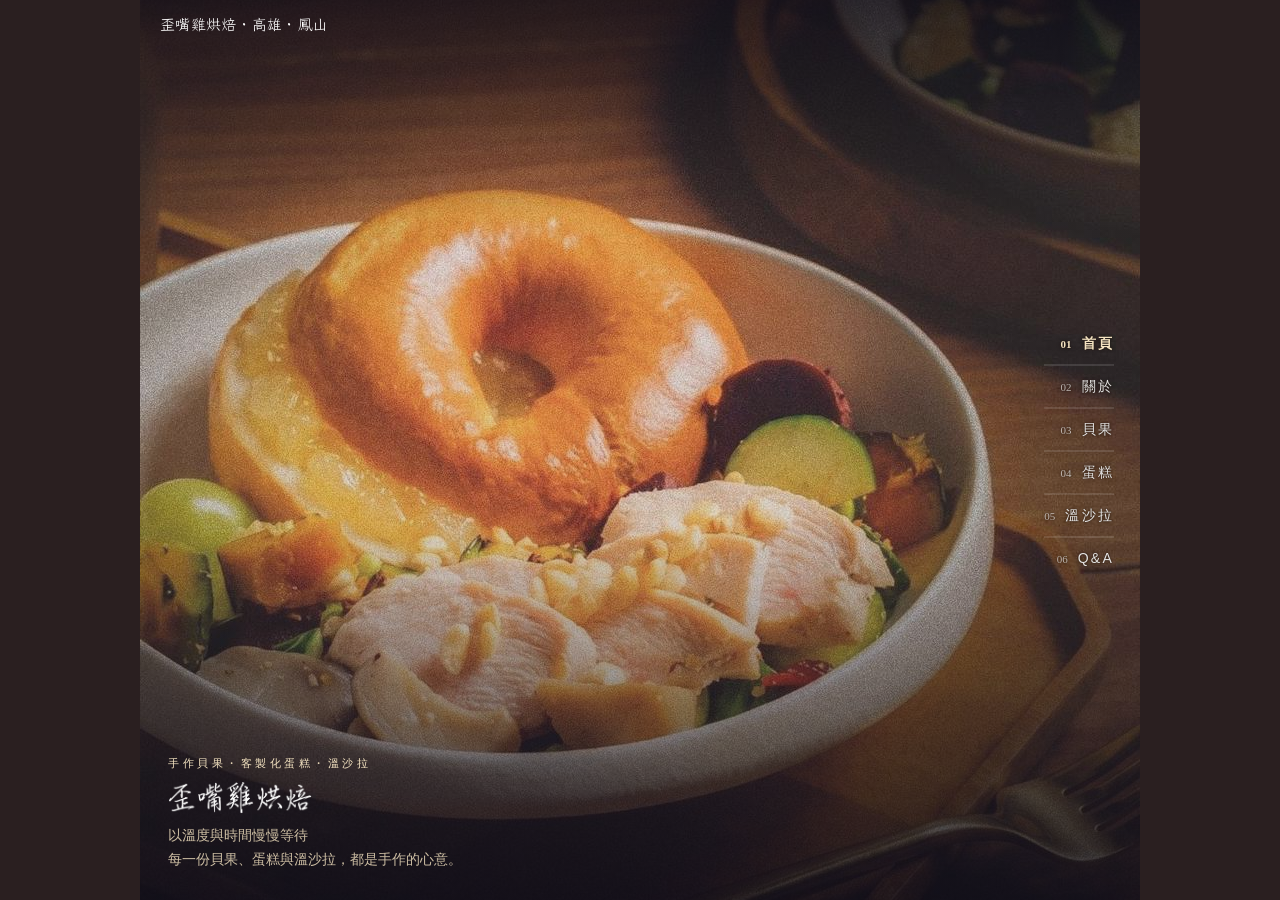
<file: index.html>
<!DOCTYPE html>
<html lang="zh-Hant">
<head>
<meta charset="UTF-8">
<meta name="viewport" content="width=device-width, initial-scale=1, viewport-fit=cover">
<meta name="view-transition" content="same-origin">
<!-- theme-color 取自底圖上下緣疊完 scrim 後的實色（上 ≈#312425、下 ≈#1F171C），
     讓 iOS Safari 狀態列／工具列的色塊與底圖銜接，視覺上等於滿版 -->
<meta name="theme-color" content="#2A1F20">
<meta name="format-detection" content="telephone=no">
<meta name="description" content="歪嘴雞烘焙｜高雄鳳山手工烘焙坊，主打職人手作貝果、客製化蛋糕與季節溫沙拉，門市位於鳳山區自立街，提供 LINE 官方帳號預約與宅配到府服務。">
<meta name="robots" content="index, follow">
<link rel="canonical" href="https://yjg-bakery.com/">
<!-- 加入主畫面後以全螢幕開啟，內容延伸至狀態列下方（配合 viewport-fit=cover 與 safe-area padding） -->
<meta name="mobile-web-app-capable" content="yes">
<meta name="apple-mobile-web-app-capable" content="yes">
<meta name="apple-mobile-web-app-status-bar-style" content="black-translucent">
<meta name="apple-mobile-web-app-title" content="歪嘴雞烘焙">
<title>歪嘴雞烘焙｜高雄鳳山手工烘焙坊・手作貝果、客製蛋糕、季節溫沙拉</title>
<link rel="manifest" href="/manifest.json">
<link rel="icon" href="assets/img/favicon.svg" type="image/svg+xml">
<link rel="preload" as="image" href="assets/img/home-bg.jpg">
<link rel="preload" as="image" href="assets/img/brand-title.webp">
<meta property="og:type" content="website">
<meta property="og:site_name" content="歪嘴雞烘焙">
<meta property="og:locale" content="zh_TW">
<meta property="og:title" content="歪嘴雞烘焙｜高雄鳳山手工烘焙坊・手作貝果、客製蛋糕、季節溫沙拉">
<meta property="og:description" content="高雄鳳山手工烘焙坊，主打職人手作貝果、客製化蛋糕與季節溫沙拉，門市位於鳳山區自立街，提供 LINE 官方帳號預約與宅配到府服務。">
<meta property="og:url" content="https://yjg-bakery.com/">
<meta property="og:image" content="https://yjg-bakery.com/assets/img/og-cover.jpg">
<meta property="og:image:width" content="704">
<meta property="og:image:height" content="369">
<meta property="og:image:alt" content="歪嘴雞烘焙 手作貝果與季節溫沙拉料理照">
<meta name="twitter:card" content="summary_large_image">
<meta name="twitter:title" content="歪嘴雞烘焙｜高雄鳳山手工烘焙坊・手作貝果、客製蛋糕、季節溫沙拉">
<meta name="twitter:description" content="高雄鳳山手工烘焙坊，主打職人手作貝果、客製化蛋糕與季節溫沙拉，提供 LINE 官方帳號預約與宅配到府服務。">
<meta name="twitter:image" content="https://yjg-bakery.com/assets/img/og-cover.jpg">
<script type="application/ld+json">
{
  "@context": "https://schema.org",
  "@type": "Bakery",
  "name": "歪嘴雞烘焙",
  "url": "https://yjg-bakery.com/",
  "image": "https://yjg-bakery.com/assets/img/home-bg.jpg",
  "address": {
    "@type": "PostalAddress",
    "streetAddress": "自立街85號",
    "addressLocality": "鳳山區",
    "addressRegion": "高雄市",
    "addressCountry": "TW"
  },
  "sameAs": ["https://line.me/R/ti/p/@292xswnp"],
  "servesCuisine": ["貝果", "蛋糕", "沙拉"],
  "priceRange": "$$"
}
</script>
<style>
  @font-face{
    font-family:"Brand LXGW WenKai TC Light";
    font-weight:300;
    font-style:normal;
    font-display:swap;
    /* 已子集化「歪嘴雞烘焙・高雄鳳山」10 字，自架內嵌，避免額外請求 */
    src:url([data-uri]) format("woff2");
    unicode-range:U+30FB,U+5634,U+5C71,U+6B6A,U+70D8,U+7119,U+96C4,U+96DE,U+9AD8,U+9CF3;
  }
  :root{
    --font-brand:"Brand LXGW WenKai TC Light","Songti TC","Noto Serif TC","STSong","PMingLiU",serif;
    --ink:#fff;
    --ink-dim:rgba(255,255,255,.78);
    --ink-soft:rgba(255,255,255,.88);
    --safe-b:env(safe-area-inset-bottom, 0px);
    --safe-t:env(safe-area-inset-top, 0px);
  }
  *{box-sizing:border-box;margin:0;padding:0;-webkit-tap-highlight-color:transparent;}
  html,body{
    height:100%;
    /* 與 theme-color 同色：橡皮筋回彈或瀏覽器取樣邊緣色時都不會露出冷色底 */
    background:#2A1F20;
    /* 關閉橡皮筋回彈，避免下拉時把底圖之外的底色扯進畫面 */
    overscroll-behavior:none;
    /* 強制常駐垂直捲軸軌道，跟子頁一致，避免換頁時因為「這頁有沒有捲軸」
       不同、導致可視寬度忽窄忽寬，讓左右置中的版面跟著跳動 */
    overflow-y:scroll;
  }
  /* 捲軸配色跟著品牌深咖啡底／金色重點走，避免瀏覽器預設的亮色（通常
     是白色）軌道在暗色背景右緣顯得突兀 */
  ::-webkit-scrollbar{width:10px;}
  ::-webkit-scrollbar-track{background:#2A1F20;}
  ::-webkit-scrollbar-thumb{background:rgba(244,227,193,.35);border-radius:999px;}
  ::-webkit-scrollbar-thumb:hover{background:rgba(244,227,193,.55);}
  html{scrollbar-color:rgba(244,227,193,.35) #2A1F20;}
  body{
    font-family:-apple-system,BlinkMacSystemFont,"Segoe UI",Roboto,"Noto Sans TC","PingFang TC","Microsoft JhengHei",sans-serif;
    color:var(--ink);
    overflow-x:hidden;
  }

  /* 桌面寬螢幕限制版面最大寬度為 1000px（與子頁 header/main 的寬度上限一致），
     避免底圖被 cover 裁切放大成誇張的全螢幕特寫；超出寬度的兩側露出品牌底色。
     只設上限、沒設下限，手機螢幕寬度本來就遠小於 1000px，畫面不受影響 */
  .frame{
    position:relative;
    max-width:1000px;
    margin:0 auto;
    min-height:100dvh;
    overflow:hidden;
  }

  .hero{
    position:relative;
    min-height:100dvh;
    display:flex;
    flex-direction:column;
    justify-content:space-between;
  }
  /* 底圖與文字可讀性遮罩：position:fixed 貼齊視窗，高度用 100vh／100lvh。
     iOS Safari 的 vh 一律等於「網址列收起時」的最大視窗高度，所以固定
     定位元素用它必定夠高，網址列展開時只是被工具列蓋住一小截，收起時
     剛好填滿——不會有任何狀態露出底色。
     刻意不使用 dvh（會隨網址列縮小）也不使用 JS 量測的高度（雙指縮放時
     innerHeight 會回報縮放後的視覺高度，導致底圖被算小而露出底色）。 */
  .hero-bg,
  .hero-scrim{
    position:absolute;
    top:0;left:0;right:0;
    height:100vh;
    height:100lvh;
    pointer-events:none;
  }
  .hero-bg{
    z-index:0;
    background:url("assets/img/home-bg.jpg") center 28% / cover no-repeat;
    view-transition-name:bg-photo;
  }
  .hero-scrim{
    z-index:1;
    background:linear-gradient(180deg, rgba(10,8,20,.70) 0%, rgba(10,8,20,.08) 24%, rgba(10,8,20,.12) 58%, rgba(10,8,20,.76) 100%);
    view-transition-name:bg-overlay;
  }

  header{
    position:relative;
    z-index:2;
    display:flex;
    align-items:center;
    justify-content:space-between;
    padding:calc(16px + var(--safe-t)) 20px 16px;
  }
  .brand{
    font-family:var(--font-brand);
    font-size:15px;
    font-weight:300;
    letter-spacing:.02em;
  }
  .hero-copy{
    position:relative;
    z-index:2;
    display:flex;
    flex-direction:column;
    align-items:flex-start;
    text-align:left;
    padding:24px calc(96px + 16px) calc(28px + var(--safe-b)) 28px;
    gap:10px;
  }
  .eyebrow{
    font-size:11px;
    letter-spacing:.32em;
    text-transform:uppercase;
    color:#f4e3c1;
    animation:rise .7s ease-out both;
  }
  .title{
    display:block;
    line-height:0;
    animation:rise .7s .06s ease-out both;
  }
  .title img{
    display:block;
    height:clamp(24px,7.15vw,33px);
    width:auto;
  }
  .desc{
    font-size:14px;
    line-height:1.7;
    color:rgba(244,227,193,.82);
    animation:rise .7s .12s ease-out both;
  }
  @keyframes rise{
    from{opacity:.01;transform:translateY(14px);}
    to{opacity:1;transform:none;}
  }

  .side-nav{
    position:absolute;
    top:50%;
    right:26px;
    z-index:10;
    display:flex;
    flex-direction:column;
    align-items:stretch;
    transform:translateY(-50%);
  }
  .navtab{
    display:flex;
    align-items:baseline;
    justify-content:flex-end;
    gap:10px;
    padding:12px 0;
    -webkit-appearance:none;
    appearance:none;
    background:none;
    background-color:transparent;
    border:none;
    border-top:1px solid rgba(255,255,255,.24);
    border-radius:0;
    color:var(--ink-soft);
    text-decoration:none;
    font:inherit;
    font-size:14px;
    letter-spacing:.16em;
    text-align:right;
    cursor:pointer;
    -webkit-tap-highlight-color:transparent;
    /* 純筆畫暈影：三層同心、由內而外遞減，只跟著每個字的筆畫走，
       不使用任何整片底板。顏色用畫面同調的暖深色而非純黑——純黑壓在
       暖色照片上會把周圍一起蒙灰。刻意不用 -webkit-text-stroke——14px
       的繁中筆畫密度高，描邊會把「嘴／雞／蛋」的字腔填實反而更難讀。 */
    text-shadow:
      0 0 1px rgba(26,17,12,.62),
      0 0 3px rgba(26,17,12,.45),
      0 1px 4px rgba(26,17,12,.34);
    transition:opacity .15s ease, color .15s ease;
  }
  .navtab:first-child{border-top:none;}
  .navtab .idx{
    font-family:var(--font-brand);
    font-size:11px;
    letter-spacing:0;
    opacity:.72;
  }
  .navtab:active{opacity:.6;}
  .navtab.active{color:#f4e3c1;font-weight:600;}
  .navtab.active .idx{opacity:1;color:#f4e3c1;}

  /* 換頁平滑轉場：View Transitions API（配合 <meta name="view-transition">）。
     不支援的瀏覽器（Firefox／舊版 Safari）會直接跳頁，屬漸進增強，不影響功能。
     .hero-bg/.hero-scrim 另外掛了 view-transition-name（跨頁對應到子頁的
     .page-bg/.page-frost），讓背景層獨立做 cross-fade，不會被 root 的
     位移動畫拖著跳，換頁時底圖才不會跟著整頁一起滑動而顯得生硬。 */
  @media (prefers-reduced-motion: no-preference){
    ::view-transition-old(root){animation:vt-out .2s cubic-bezier(.4,0,.2,1) both;}
    ::view-transition-new(root){animation:vt-in .26s cubic-bezier(.4,0,.2,1) both;}
  }
  @keyframes vt-in{from{opacity:0;transform:translateY(10px);}to{opacity:1;transform:none;}}
  @keyframes vt-out{from{opacity:1;transform:none;}to{opacity:0;transform:translateY(-10px);}}

  @media (prefers-reduced-motion: reduce){
    *{animation:none !important;transition:none !important;}
    .eyebrow,.title,.desc{opacity:1 !important;transform:none !important;}
    .navtab:active{transform:none;opacity:.6;}
    ::view-transition-group(*),::view-transition-old(*),::view-transition-new(*){animation:none !important;}
  }
</style>
</head>
<body>

<div class="frame">
  <div class="hero">
    <div class="hero-bg" aria-hidden="true"></div>
    <div class="hero-scrim" aria-hidden="true"></div>
    <header>
      <span class="brand">歪嘴雞烘焙・高雄・鳳山</span>
    </header>

    <div class="hero-copy">
      <p class="eyebrow">手作貝果・客製化蛋糕・溫沙拉</p>
      <h1 class="title"><img src="assets/img/brand-title.webp" width="1221" height="280" alt="歪嘴雞烘焙"></h1>
      <p class="desc">以溫度與時間慢慢等待</br>
                      每一份貝果、蛋糕與溫沙拉，都是手作的心意。</p>
    </div>

  </div>

  <nav class="side-nav">
    <a href="index.html" class="navtab active" aria-current="page"><span class="idx">01</span><span>首頁</span></a>
    <a href="about.html" class="navtab"><span class="idx">02</span><span>關於</span></a>
    <a href="bagel.html" class="navtab"><span class="idx">03</span><span>貝果</span></a>
    <a href="cake.html" class="navtab"><span class="idx">04</span><span>蛋糕</span></a>
    <a href="salad.html" class="navtab"><span class="idx">05</span><span>溫沙拉</span></a>
    <a href="faq.html" class="navtab"><span class="idx">06</span><span>Q&amp;A</span></a>
  </nav>
</div>

<script>
  // iOS Safari 若無 touch 監聽會延遲甚至跳過 :active，導致點擊回饋變慢
  document.addEventListener('touchstart', function(){}, {passive:true});

  if ('serviceWorker' in navigator) {
    window.addEventListener('load', () => {
      navigator.serviceWorker.register('/sw.js').then(reg => {
        // 手機（尤其 iOS 加到主畫面）常從背景喚醒而非重新整理，
        // 頁面重新可見時主動檢查一次，避免新版遲遲偵測不到
        document.addEventListener('visibilitychange', () => {
          if (document.visibilityState === 'visible') reg.update();
        });
        window.addEventListener('pageshow', e => {
          if (e.persisted) reg.update();
        });
      });
    });

    // 新版 Service Worker 接管後重新整理頁面，套用最新內容
    let swRefreshed = false;
    navigator.serviceWorker.addEventListener('controllerchange', () => {
      if (swRefreshed) return;
      swRefreshed = true;
      window.location.reload();
    });
  }
</script>
</body>
</html>
</file>
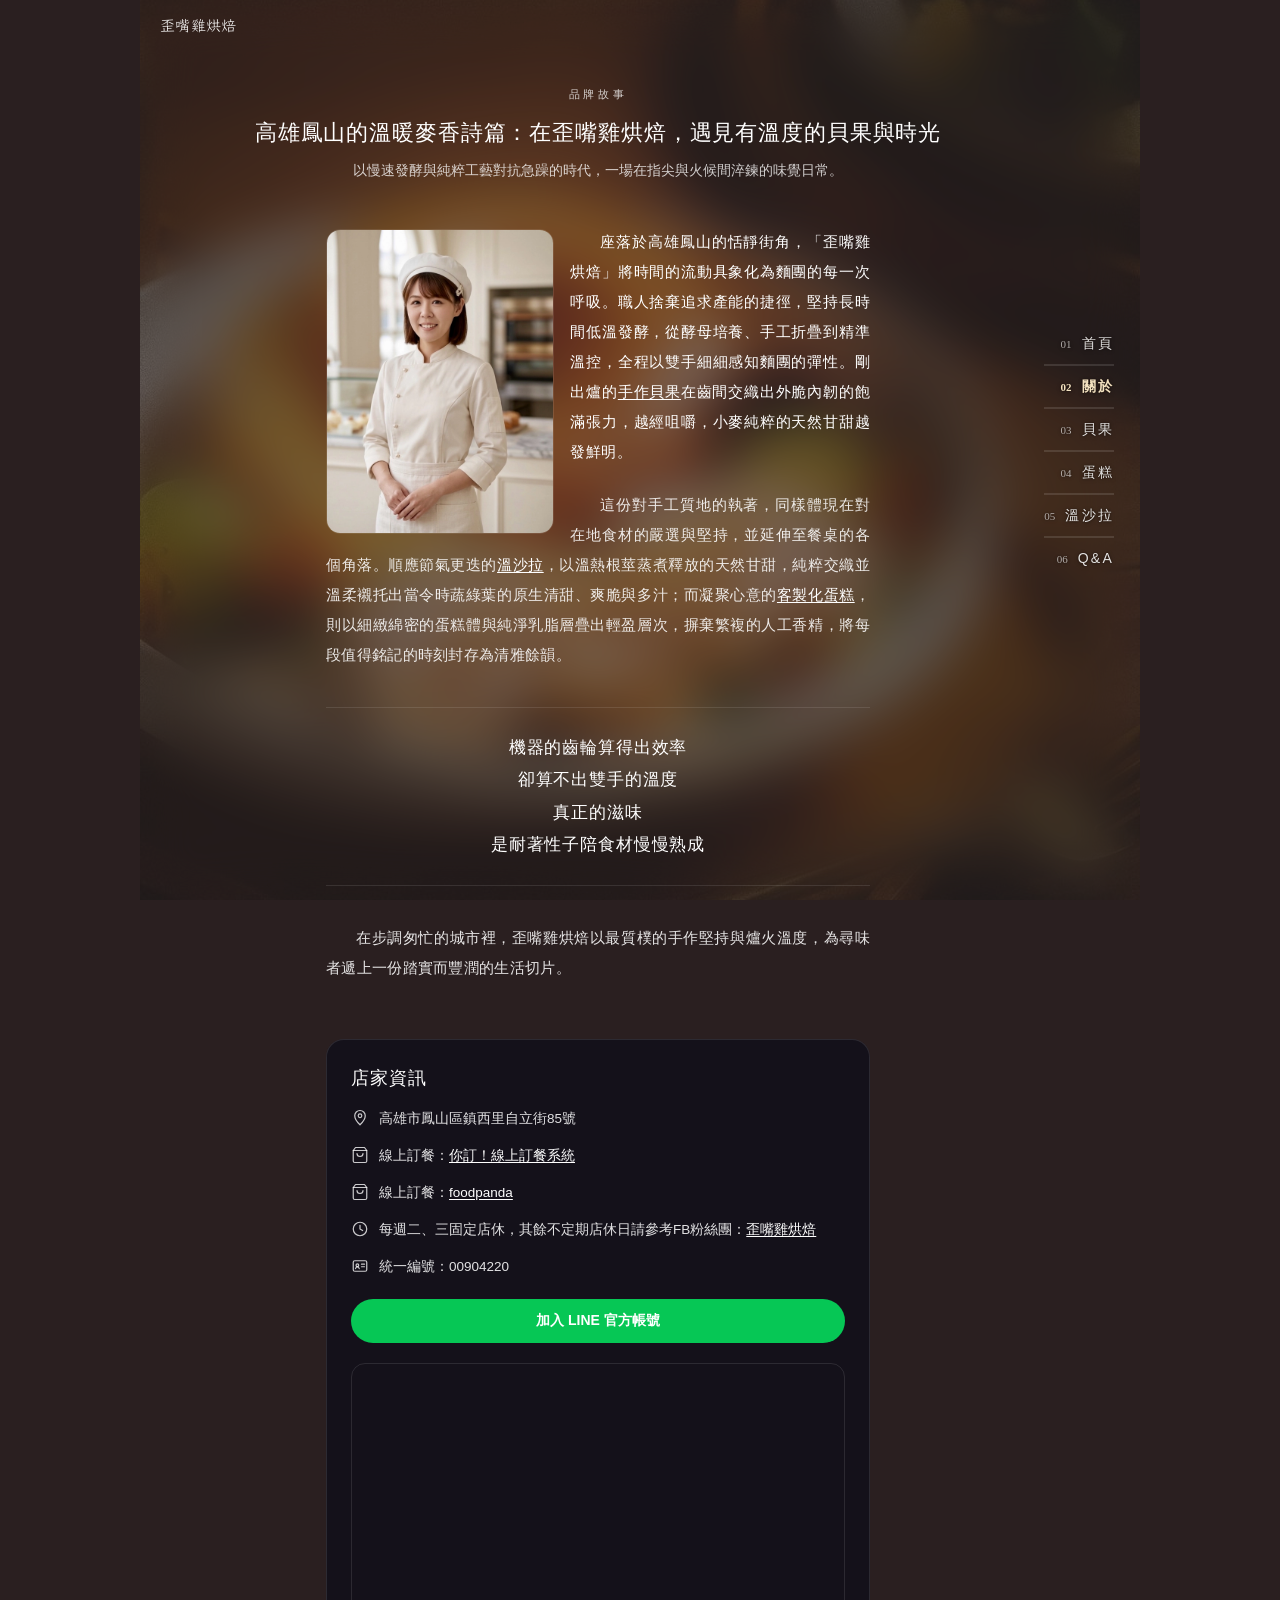
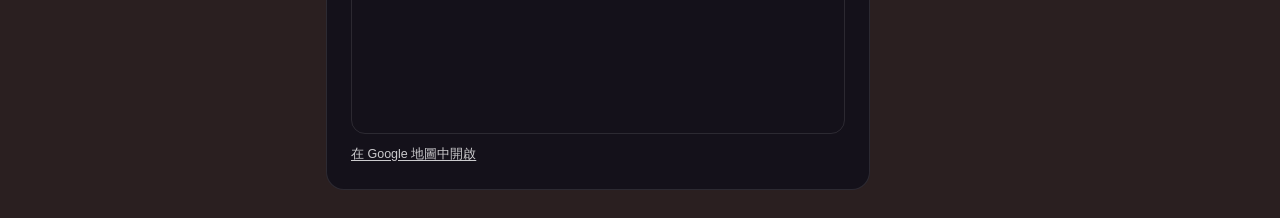
<file: about.html>
<!DOCTYPE html>
<html lang="zh-Hant">
<head>
<meta charset="UTF-8">
<meta name="viewport" content="width=device-width, initial-scale=1, viewport-fit=cover">
<meta name="view-transition" content="same-origin">
<meta name="theme-color" content="#2A1F20">
<meta name="format-detection" content="telephone=no">
<meta name="description" content="歪嘴雞烘焙品牌故事｜高雄鳳山手工烘焙坊主廚堅持在地食材與低溫發酵，手作貝果、客製蛋糕與溫沙拉，門市位於高雄市鳳山區鎮西里自立街85號，歡迎預約選購。">
<meta name="robots" content="index, follow">
<link rel="canonical" href="https://yjg-bakery.com/about.html">
<!-- 加入主畫面後以全螢幕開啟，內容延伸至狀態列下方（配合 viewport-fit=cover 與 safe-area padding） -->
<meta name="mobile-web-app-capable" content="yes">
<meta name="apple-mobile-web-app-capable" content="yes">
<meta name="apple-mobile-web-app-status-bar-style" content="black-translucent">
<meta name="apple-mobile-web-app-title" content="歪嘴雞烘焙">
<title>關於我們｜高雄鳳山手工烘焙坊・歪嘴雞烘焙</title>
<link rel="manifest" href="/manifest.json">
<link rel="icon" href="assets/img/favicon.svg" type="image/svg+xml">
<link rel="preload" as="image" href="assets/img/home-bg.jpg">
<meta property="og:type" content="website">
<meta property="og:site_name" content="歪嘴雞烘焙">
<meta property="og:locale" content="zh_TW">
<meta property="og:title" content="關於我們｜高雄鳳山手工烘焙坊・歪嘴雞烘焙">
<meta property="og:description" content="高雄鳳山手工烘焙坊主廚堅持在地食材與低溫發酵，手作貝果、客製蛋糕與溫沙拉，門市位於高雄市鳳山區鎮西里自立街85號，歡迎預約選購。">
<meta property="og:url" content="https://yjg-bakery.com/about.html">
<meta property="og:image" content="https://yjg-bakery.com/assets/img/about-chef-og.jpg">
<meta property="og:image:width" content="944">
<meta property="og:image:height" content="496">
<meta property="og:image:alt" content="歪嘴雞烘焙 主廚人像照">
<meta name="twitter:card" content="summary_large_image">
<meta name="twitter:title" content="關於我們｜高雄鳳山手工烘焙坊・歪嘴雞烘焙">
<meta name="twitter:description" content="高雄鳳山手工烘焙坊主廚堅持在地食材與低溫發酵，手作貝果、客製蛋糕與溫沙拉，歡迎預約選購。">
<meta name="twitter:image" content="https://yjg-bakery.com/assets/img/about-chef-og.jpg">
<script type="application/ld+json">
{
  "@context": "https://schema.org",
  "@type": "Bakery",
  "name": "歪嘴雞烘焙",
  "url": "https://yjg-bakery.com/about.html",
  "image": "https://yjg-bakery.com/assets/img/about-chef.webp",
  "address": {
    "@type": "PostalAddress",
    "streetAddress": "自立街85號",
    "addressLocality": "鳳山區",
    "addressRegion": "高雄市",
    "addressCountry": "TW"
  },
  "sameAs": ["https://line.me/R/ti/p/@292xswnp"],
  "servesCuisine": ["貝果", "蛋糕", "沙拉"],
  "priceRange": "$$"
}
</script>
<script type="application/ld+json">
{
  "@context": "https://schema.org",
  "@type": "BreadcrumbList",
  "itemListElement": [
    {"@type": "ListItem", "position": 1, "name": "首頁", "item": "https://yjg-bakery.com/"},
    {"@type": "ListItem", "position": 2, "name": "關於我們", "item": "https://yjg-bakery.com/about.html"}
  ]
}
</script>
<style>
  @font-face{
    font-family:"Brand LXGW WenKai TC Light";
    font-weight:300;
    font-style:normal;
    font-display:swap;
    /* 已子集化「歪嘴雞烘焙」5 字，自架內嵌，避免額外請求 */
    src:url([data-uri]) format("woff2");
    unicode-range:U+5634,U+6B6A,U+70D8,U+7119,U+96DE;
  }
  :root{
    --font-brand:"Brand LXGW WenKai TC Light","Songti TC","Noto Serif TC","STSong","PMingLiU",serif;
    --ink:#fff;
    --ink-dim:rgba(255,255,255,.78);
    --ink-soft:rgba(255,255,255,.88);
    --glass-bg:rgba(16,15,26,.82);
    --glass-border:rgba(255,255,255,.1);
    --safe-b:env(safe-area-inset-bottom, 0px);
    --safe-t:env(safe-area-inset-top, 0px);
    /* 毛玻璃霧化程度：數字越大越霧，調這裡即可 */
    --frost-blur:26px;
  }
  *{box-sizing:border-box;margin:0;padding:0;-webkit-tap-highlight-color:transparent;}
  /* 強制常駐垂直捲軸軌道（不管內容夠不夠長都保留同一份寬度）：
     瀏覽器的 vw 單位不會扣掉捲軸寬度，但一般版面寬度（%、margin:auto）
     會扣掉，兩者不一致時，頁面「有沒有捲軸」就會讓 .side-nav 用 vw
     算出來的位置跟著偏移。固定顯示捲軸讓每一頁的量測基準一致，
     換頁時側邊導覽才不會左右跳動 */
  html,body{min-height:100%;background:#2A1F20;overflow-y:scroll;}
  /* 捲軸配色跟著品牌深咖啡底／金色重點走，避免瀏覽器預設的亮色（通常
     是白色）軌道在暗色背景右緣顯得突兀 */
  ::-webkit-scrollbar{width:10px;}
  ::-webkit-scrollbar-track{background:#2A1F20;}
  ::-webkit-scrollbar-thumb{background:rgba(244,227,193,.35);border-radius:999px;}
  ::-webkit-scrollbar-thumb:hover{background:rgba(244,227,193,.55);}
  html{scrollbar-color:rgba(244,227,193,.35) #2A1F20;}
  body{
    font-family:-apple-system,BlinkMacSystemFont,"Segoe UI",Roboto,"Noto Sans TC","PingFang TC","Microsoft JhengHei",sans-serif;
    color:var(--ink);
    overflow-x:hidden;
  }
  /* 背景沿用首頁同一張照片，上蓋一層可調霧化程度的毛玻璃，文字疊在
     霧化玻璃上；position:fixed 貼齊視窗，長文捲動時不會跟著移動 */
  /* 桌面寬螢幕限制版面最大寬度為 1000px（與首頁 .frame 一致），避免背景/內容
     被拉到瀏覽器全寬；只設上限，手機螢幕本來就遠小於 1000px，畫面不受影響 */
  .page-bg,
  .page-frost{
    position:fixed;
    top:0;left:0;right:0;
    max-width:1000px;
    margin:0 auto;
    height:100vh;
    height:100lvh;
    pointer-events:none;
  }
  .page-bg{
    z-index:0;
    background:url("assets/img/home-bg.jpg") center 28% / cover no-repeat;
    view-transition-name:bg-photo;
  }
  .page-frost{
    z-index:1;
    background:rgba(20,15,15,.55);
    backdrop-filter:blur(var(--frost-blur)) saturate(1.15);
    -webkit-backdrop-filter:blur(var(--frost-blur)) saturate(1.15);
    view-transition-name:bg-overlay;
  }

  header{
    position:relative;
    z-index:2;
    display:flex;
    align-items:center;
    justify-content:space-between;
    max-width:1000px;
    margin:0 auto;
    padding:calc(16px + var(--safe-t)) 20px 16px;
  }
  .brand{
    font-family:var(--font-brand);
    font-size:15px;
    font-weight:300;
    letter-spacing:.02em;
  }
  main{
    position:relative;
    z-index:2;
    max-width:1000px;
    margin:0 auto;
    padding:8px calc(96px + 16px) calc(28px + var(--safe-b)) 28px;
  }
  .page-head{
    padding:28px 0 8px;
    text-align:center;
  }
  .eyebrow{
    font-size:11px;
    letter-spacing:.32em;
    text-transform:uppercase;
    color:var(--ink-dim);
    animation:rise .7s ease-out both;
  }
  .page-title{
    margin-top:14px;
    font-family:"Songti TC","Noto Serif TC","STSong","PMingLiU",serif;
    font-weight:300;
    font-size:clamp(19px,5vw,22px);
    line-height:1.5;
    letter-spacing:.04em;
    animation:rise .7s .06s ease-out both;
  }
  .page-subtitle{
    margin-top:10px;
    font-weight:300;
    font-size:13.5px;
    line-height:1.8;
    color:var(--ink-dim);
    animation:rise .7s .12s ease-out both;
  }
  @keyframes rise{
    from{opacity:.01;transform:translateY(14px);}
    to{opacity:1;transform:none;}
  }

  .story{
    max-width:34em;
    margin:36px auto 0;
    animation:rise .7s .18s ease-out both;
  }
  .story::after{content:"";display:table;clear:both;}
  .story-photo{
    float:left;
    width:42%;
    height:auto;
    aspect-ratio:3/4;
    margin:2px 16px 12px 0;
    border-radius:14px;
    border:1px solid var(--glass-border);
    object-fit:cover;
  }
  .story p{
    font-weight:300;
    font-size:15px;
    line-height:2;
    letter-spacing:.02em;
    color:var(--ink-soft);
    text-indent:2em;
    text-align:justify;
  }
  .story p + p{margin-top:1.5em;}
  .story p.lead{
    font-size:15px;
    color:var(--ink);
    letter-spacing:.03em;
  }
  .story-link{
    color:var(--ink);
    text-decoration:underline;
    text-underline-offset:2px;
  }
  .story-link:active{opacity:.75;}
  .story blockquote{
    clear:both;
    margin:2.2em 0;
    padding:1.4em 0;
    border-top:1px solid var(--glass-border);
    border-bottom:1px solid var(--glass-border);
    text-align:center;
    text-indent:0;
    font-family:"Songti TC","Noto Serif TC","STSong","PMingLiU",serif;
    font-weight:300;
    font-size:17px;
    line-height:1.9;
    letter-spacing:.05em;
    color:var(--ink);
  }

  .store-info{
    max-width:34em;
    margin:56px auto 0;
    padding:26px 24px;
    background:var(--glass-bg);
    backdrop-filter:blur(14px);
    -webkit-backdrop-filter:blur(14px);
    border:1px solid var(--glass-border);
    border-radius:18px;
    animation:rise .7s .24s ease-out both;
  }
  .store-info-title{
    font-family:"Songti TC","Noto Serif TC","STSong","PMingLiU",serif;
    font-weight:300;
    font-size:18px;
    letter-spacing:.06em;
    color:var(--ink);
  }
  .store-info-list{
    list-style:none;
    margin-top:18px;
    display:flex;
    flex-direction:column;
    gap:14px;
  }
  .store-info-list li{
    display:flex;
    align-items:flex-start;
    gap:10px;
    font-size:13.5px;
    font-weight:300;
    line-height:1.7;
    color:var(--ink-soft);
  }
  .store-info-list svg{
    width:18px;height:18px;flex:none;
    margin-top:1px;
    color:var(--ink-dim);
  }
  /* LINE 按鈕規範同 yjg-order/site：不仿製 LINE 商標圖示，僅用純文字
     連結，背景沿用官方識別色 #06C755，文案用「加入 LINE 官方帳號」 */
  .store-info-line{
    display:inline-flex;
    align-items:center;
    justify-content:center;
    margin-top:20px;
    width:100%;
    padding:13px 22px;
    border-radius:999px;
    background:#06C755;
    color:#fff;
    font-size:14px;
    font-weight:600;
    text-decoration:none;
    transition:transform .15s cubic-bezier(.4,0,.2,1), opacity .15s ease;
  }
  .store-info-line:active{transform:scale(.97);opacity:.85;}
  .store-info-map{
    margin-top:20px;
    border-radius:14px;
    overflow:hidden;
    border:1px solid var(--glass-border);
    aspect-ratio:4/3;
  }
  .store-info-map iframe{width:100%;height:100%;border:0;display:block;}
  .store-info-map-link{
    display:inline-block;
    margin-top:12px;
    font-size:12.5px;
    color:var(--ink-dim);
    text-decoration:underline;
    text-underline-offset:2px;
  }
  .store-info-fb-link{
    color:var(--ink);
    text-decoration:underline;
    text-underline-offset:2px;
  }

  /* 側邊直排文字導覽：與首頁 index.html 共用同一套視覺 */
  /* right 用 max()：視窗 ≤1000px 時貼齊螢幕邊緣 26px（跟以前一樣）；
     超過 1000px 後改成貼齊置中版面（.page-bg/header/main 同寬）的右緣，
     算式跟 1000px 版面寬度連動，兩者交界處數值連續、不會跳動 */
  .side-nav{
    position:fixed;
    top:50%;
    right:max(26px, calc(50vw - 474px));
    z-index:10;
    display:flex;
    flex-direction:column;
    align-items:stretch;
    transform:translateY(-50%);
  }
  .navtab{
    display:flex;
    align-items:baseline;
    justify-content:flex-end;
    gap:10px;
    padding:12px 0;
    -webkit-appearance:none;
    appearance:none;
    background:none;
    background-color:transparent;
    border:none;
    border-top:1px solid rgba(255,255,255,.24);
    border-radius:0;
    color:var(--ink-soft);
    text-decoration:none;
    font:inherit;
    font-size:14px;
    letter-spacing:.16em;
    text-align:right;
    cursor:pointer;
    -webkit-tap-highlight-color:transparent;
    text-shadow:
      0 0 1px rgba(26,17,12,.62),
      0 0 3px rgba(26,17,12,.45),
      0 1px 4px rgba(26,17,12,.34);
    transition:opacity .15s ease, color .15s ease;
  }
  .navtab:first-child{border-top:none;}
  .navtab .idx{
    font-family:var(--font-brand);
    font-size:11px;
    letter-spacing:0;
    opacity:.72;
  }
  .navtab:active{opacity:.6;}
  .navtab.active{color:#f4e3c1;font-weight:600;}
  .navtab.active .idx{opacity:1;color:#f4e3c1;}

  /* 換頁平滑轉場：View Transitions API（配合 <meta name="view-transition">）。
     不支援的瀏覽器（Firefox／舊版 Safari）會直接跳頁，屬漸進增強，不影響功能。
     .page-bg/.page-frost 另外掛了 view-transition-name（跨頁對應到首頁的
     .hero-bg/.hero-scrim），讓背景層獨立做 cross-fade，不會被 root 的
     位移動畫拖著跳，換頁時底圖才不會跟著整頁一起滑動而顯得生硬。 */
  @media (prefers-reduced-motion: no-preference){
    ::view-transition-old(root){animation:vt-out .2s cubic-bezier(.4,0,.2,1) both;}
    ::view-transition-new(root){animation:vt-in .26s cubic-bezier(.4,0,.2,1) both;}
  }
  @keyframes vt-in{from{opacity:0;transform:translateY(10px);}to{opacity:1;transform:none;}}
  @keyframes vt-out{from{opacity:1;transform:none;}to{opacity:0;transform:translateY(-10px);}}

  @media (prefers-reduced-motion: reduce){
    *{animation:none !important;transition:none !important;}
    ::view-transition-group(*),::view-transition-old(*),::view-transition-new(*){animation:none !important;}
    .eyebrow,.page-title,.page-subtitle,.story{opacity:1 !important;transform:none !important;}
    .navtab:active{transform:none;opacity:.6;}
  }
</style>
</head>
<body>

<div class="page-bg" aria-hidden="true"></div>
<div class="page-frost" aria-hidden="true"></div>

<header>
  <span class="brand">歪嘴雞烘焙</span>
</header>

<main>
  <div class="page-head">
    <p class="eyebrow">品牌故事</p>
    <h1 class="page-title">高雄鳳山的溫暖麥香詩篇：在歪嘴雞烘焙，遇見有溫度的貝果與時光</h1>
    <p class="page-subtitle">以慢速發酵與純粹工藝對抗急躁的時代，一場在指尖與火候間淬鍊的味覺日常。</p>
  </div>

  <article class="story">
    <img class="story-photo" src="assets/img/about-chef.webp" alt="高雄歪嘴雞烘焙 主廚人像照" width="600" height="800" loading="lazy">
    <p class="lead">座落於高雄鳳山的恬靜街角，「歪嘴雞烘焙」將時間的流動具象化為麵團的每一次呼吸。職人捨棄追求產能的捷徑，堅持長時間低溫發酵，從酵母培養、手工折疊到精準溫控，全程以雙手細細感知麵團的彈性。剛出爐的<a class="story-link" href="bagel.html">手作貝果</a>在齒間交織出外脆內韌的飽滿張力，越經咀嚼，小麥純粹的天然甘甜越發鮮明。</p>
    <p>這份對手工質地的執著，同樣體現在對在地食材的嚴選與堅持，並延伸至餐桌的各個角落。順應節氣更迭的<a class="story-link" href="salad.html">溫沙拉</a>，以溫熱根莖蒸煮釋放的天然甘甜，純粹交織並溫柔襯托出當令時蔬綠葉的原生清甜、爽脆與多汁；而凝聚心意的<a class="story-link" href="cake.html">客製化蛋糕</a>，則以細緻綿密的蛋糕體與純淨乳脂層疊出輕盈層次，摒棄繁複的人工香精，將每段值得銘記的時刻封存為清雅餘韻。</p>
    <blockquote>機器的齒輪算得出效率</br>卻算不出雙手的溫度</br>真正的滋味</br>是耐著性子陪食材慢慢熟成</blockquote>
    <p>在步調匆忙的城市裡，歪嘴雞烘焙以最質樸的手作堅持與爐火溫度，為尋味者遞上一份踏實而豐潤的生活切片。</p>
  </article>

  <section class="store-info">
    <h2 class="store-info-title">店家資訊</h2>
    <ul class="store-info-list">
      <li>
        <svg viewBox="0 0 24 24" fill="none" stroke="currentColor" stroke-width="1.6" stroke-linecap="round" stroke-linejoin="round" aria-hidden="true"><path d="M12 21s7-6.5 7-12a7 7 0 1 0-14 0c0 5.5 7 12 7 12Z"/><circle cx="12" cy="9" r="2.4"/></svg>
        <span>高雄市鳳山區鎮西里自立街85號</span>
      </li>
      <li>
        <svg viewBox="0 0 24 24" fill="none" stroke="currentColor" stroke-width="1.6" stroke-linecap="round" stroke-linejoin="round" aria-hidden="true"><path d="M6 2 3 6v14a2 2 0 0 0 2 2h14a2 2 0 0 0 2-2V6l-3-4Z"/><path d="M3 6h18"/><path d="M16 10a4 4 0 0 1-8 0"/></svg>
        <span>線上訂餐：<a class="store-info-fb-link" href="https://order.nidin.shop/menu/23416" target="_blank" rel="noopener noreferrer">你訂！線上訂餐系統</a></span>
      </li>
      <li>
        <svg viewBox="0 0 24 24" fill="none" stroke="currentColor" stroke-width="1.6" stroke-linecap="round" stroke-linejoin="round" aria-hidden="true"><path d="M6 2 3 6v14a2 2 0 0 0 2 2h14a2 2 0 0 0 2-2V6l-3-4Z"/><path d="M3 6h18"/><path d="M16 10a4 4 0 0 1-8 0"/></svg>
        <span>線上訂餐：<a class="store-info-fb-link" href="https://www.foodpanda.com.tw/restaurant/y0u6/wai-zui-ji-hong-bei" target="_blank" rel="noopener noreferrer">foodpanda</a></span>
      </li>
      <li>
        <svg viewBox="0 0 24 24" fill="none" stroke="currentColor" stroke-width="1.6" stroke-linecap="round" stroke-linejoin="round" aria-hidden="true"><circle cx="12" cy="12" r="9"/><path d="M12 7v5l3.5 2"/></svg>
        <span>每週二、三固定店休，其餘不定期店休日請參考FB粉絲團：<a class="store-info-fb-link" href="https://www.facebook.com/YZUIG?locale=zh_TW" target="_blank" rel="noopener noreferrer" aria-label="前往歪嘴雞烘焙 Facebook 粉絲團（於新分頁開啟）">歪嘴雞烘焙</a></span>
      </li>
      <li>
        <svg viewBox="0 0 24 24" fill="none" stroke="currentColor" stroke-width="1.6" stroke-linecap="round" stroke-linejoin="round" aria-hidden="true"><rect x="3" y="5" width="18" height="14" rx="2"/><circle cx="8.5" cy="11" r="1.8"/><path d="M6 15.5c.5-1.6 1.9-2.3 2.5-2.3s2 .7 2.5 2.3"/><path d="M14 9.5h4"/><path d="M14 13h4"/></svg>
        <span>統一編號：00904220</span>
      </li>
    </ul>
    <a class="store-info-line" href="https://line.me/R/ti/p/@292xswnp" target="_blank" rel="noopener noreferrer" aria-label="加入 LINE 官方帳號（於新分頁開啟）">加入 LINE 官方帳號</a>
    <div class="store-info-map">
      <iframe src="https://www.google.com/maps?q=高雄市鳳山區鎮西里自立街85號&output=embed" loading="lazy" referrerpolicy="strict-origin-when-cross-origin" sandbox="allow-scripts allow-same-origin allow-popups" title="店家地圖位置"></iframe>
    </div>
    <a class="store-info-map-link" href="https://www.google.com/maps/search/?api=1&query=高雄市鳳山區鎮西里自立街85號" target="_blank" rel="noopener noreferrer">在 Google 地圖中開啟</a>
  </section>
</main>

<nav class="side-nav">
  <a href="index.html" class="navtab"><span class="idx">01</span><span>首頁</span></a>
  <a href="about.html" class="navtab active" aria-current="page"><span class="idx">02</span><span>關於</span></a>
  <a href="bagel.html" class="navtab"><span class="idx">03</span><span>貝果</span></a>
  <a href="cake.html" class="navtab"><span class="idx">04</span><span>蛋糕</span></a>
  <a href="salad.html" class="navtab"><span class="idx">05</span><span>溫沙拉</span></a>
  <a href="faq.html" class="navtab"><span class="idx">06</span><span>Q&amp;A</span></a>
</nav>

<script>
  // iOS Safari 若無 touch 監聽會延遲甚至跳過 :active，導致點擊回饋變慢
  document.addEventListener('touchstart', function(){}, {passive:true});

  if ('serviceWorker' in navigator) {
    window.addEventListener('load', () => {
      navigator.serviceWorker.register('/sw.js').then(reg => {
        // 手機（尤其 iOS 加到主畫面）常從背景喚醒而非重新整理，
        // 頁面重新可見時主動檢查一次，避免新版遲遲偵測不到
        document.addEventListener('visibilitychange', () => {
          if (document.visibilityState === 'visible') reg.update();
        });
        window.addEventListener('pageshow', e => {
          if (e.persisted) reg.update();
        });
      });
    });

    // 新版 Service Worker 接管後重新整理頁面，套用最新內容
    let swRefreshed = false;
    navigator.serviceWorker.addEventListener('controllerchange', () => {
      if (swRefreshed) return;
      swRefreshed = true;
      window.location.reload();
    });
  }
</script>
</body>
</html>
</file>
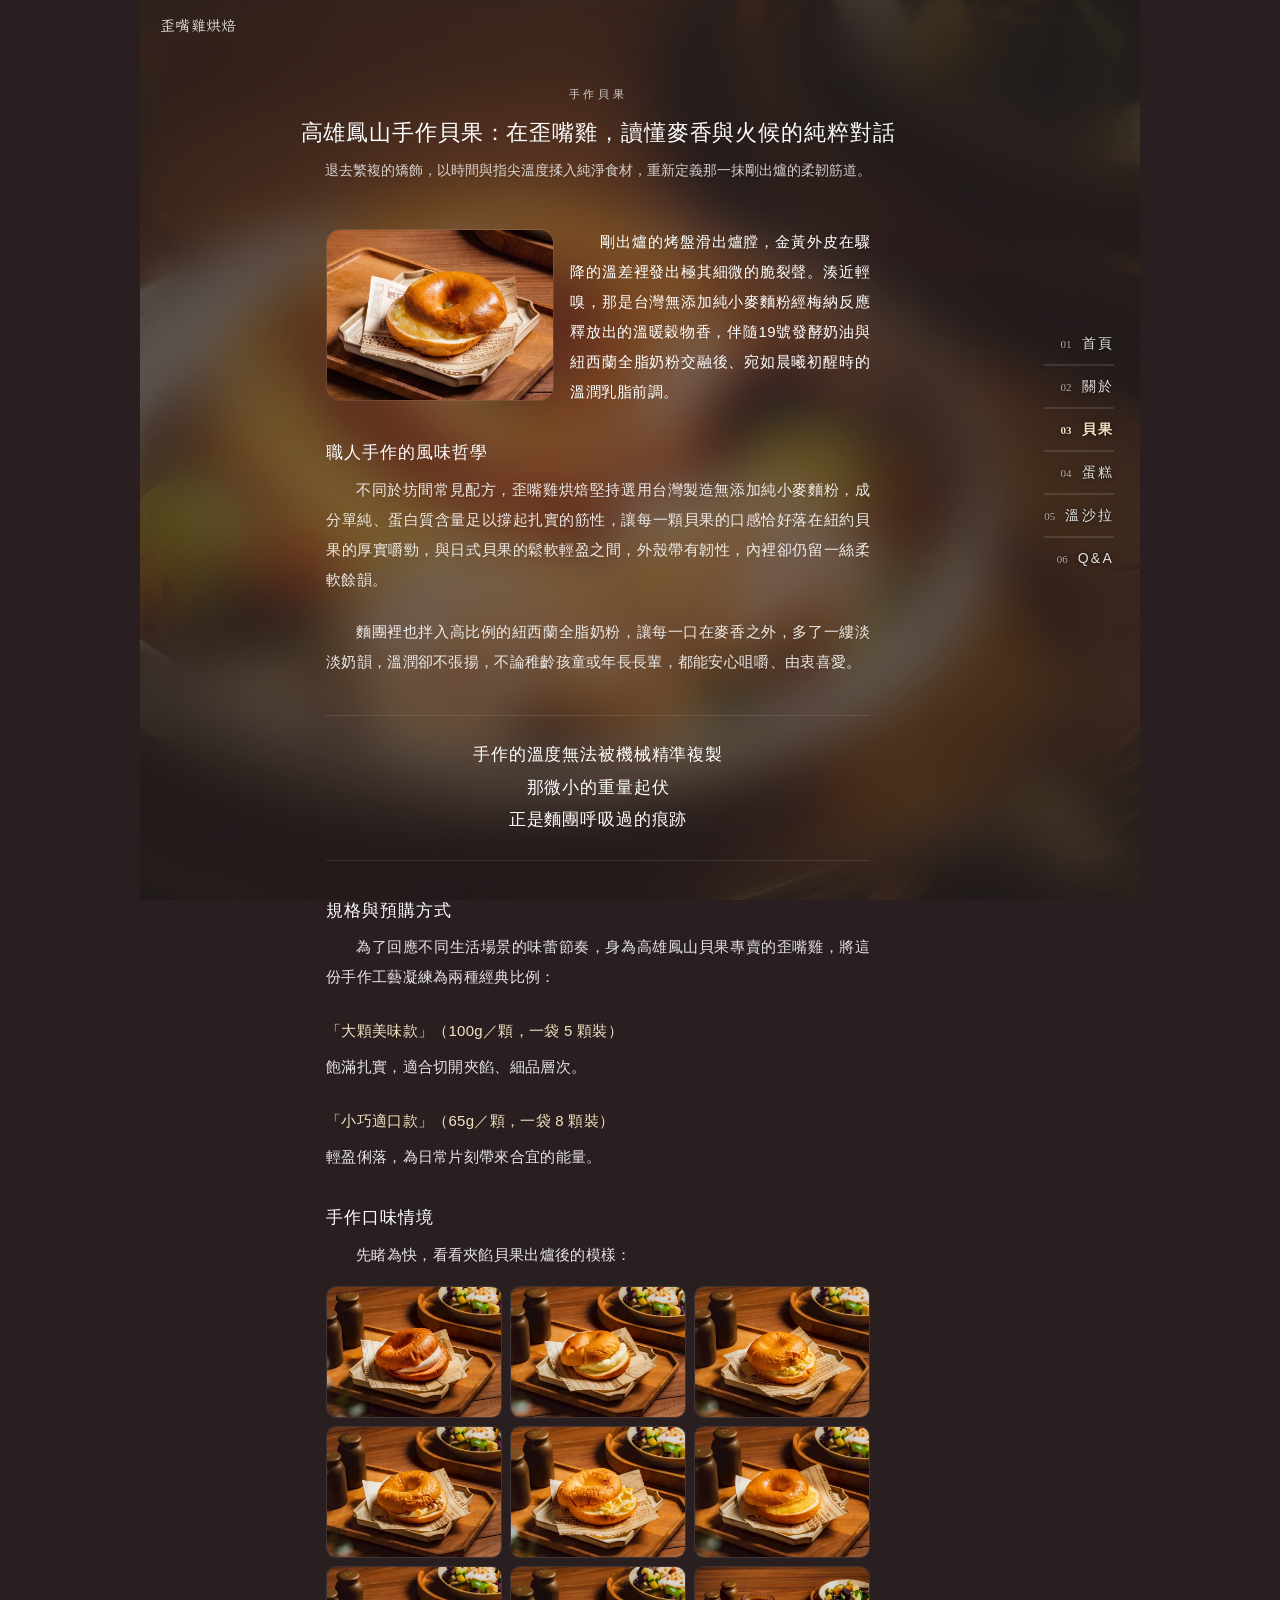
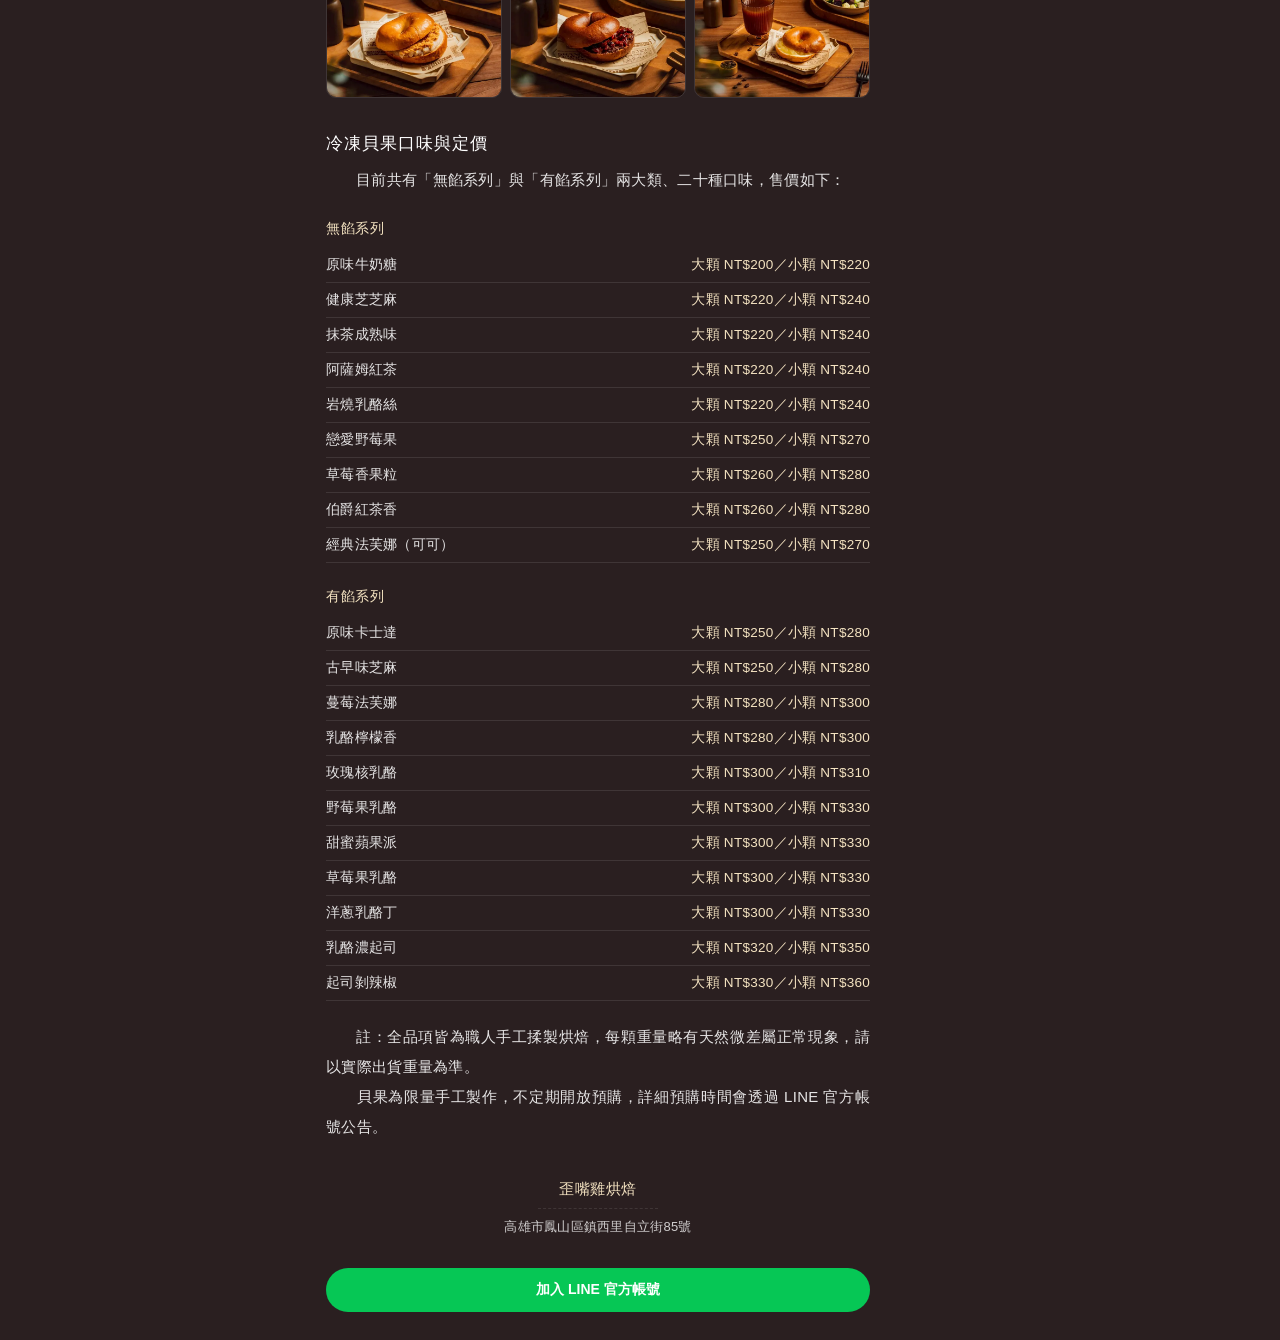
<file: bagel.html>
<!DOCTYPE html>
<html lang="zh-Hant">
<head>
<meta charset="UTF-8">
<meta name="viewport" content="width=device-width, initial-scale=1, viewport-fit=cover">
<meta name="view-transition" content="same-origin">
<meta name="theme-color" content="#2A1F20">
<meta name="format-detection" content="telephone=no">
<meta name="description" content="高雄鳳山貝果專賣｜歪嘴雞烘焙手作貝果選用台灣在地麵粉與新鮮酵母低溫發酵，提供大顆美味款與小巧好入口款，限量預購請洽 LINE 官方帳號。">
<meta name="robots" content="index, follow">
<link rel="canonical" href="https://yjg-bakery.com/bagel.html">
<!-- 加入主畫面後以全螢幕開啟，內容延伸至狀態列下方（配合 viewport-fit=cover 與 safe-area padding） -->
<meta name="mobile-web-app-capable" content="yes">
<meta name="apple-mobile-web-app-capable" content="yes">
<meta name="apple-mobile-web-app-status-bar-style" content="black-translucent">
<meta name="apple-mobile-web-app-title" content="歪嘴雞烘焙">
<title>手作貝果｜高雄鳳山手工烘焙坊・歪嘴雞烘焙</title>
<link rel="manifest" href="/manifest.json">
<link rel="icon" href="assets/img/favicon.svg" type="image/svg+xml">
<link rel="preload" as="image" href="assets/img/home-bg.jpg">
<meta property="og:type" content="website">
<meta property="og:site_name" content="歪嘴雞烘焙">
<meta property="og:locale" content="zh_TW">
<meta property="og:title" content="手作貝果｜高雄鳳山手工烘焙坊・歪嘴雞烘焙">
<meta property="og:description" content="台灣在地麵粉與新鮮酵母低溫發酵，提供大顆美味款與小巧好入口款，限量手工製作，詳細開賣時間請洽 LINE 官方帳號。">
<meta property="og:url" content="https://yjg-bakery.com/bagel.html">
<meta property="og:image" content="https://yjg-bakery.com/assets/img/bagel-og.jpg">
<meta property="og:image:width" content="1200">
<meta property="og:image:height" content="628">
<meta property="og:image:alt" content="高雄手作貝果 手工烘焙貝果佐季節時蔬與飲品情境照">
<meta name="twitter:card" content="summary_large_image">
<meta name="twitter:title" content="手作貝果｜高雄鳳山手工烘焙坊・歪嘴雞烘焙">
<meta name="twitter:description" content="台灣在地麵粉與新鮮酵母低溫發酵，限量手工製作，詳細開賣時間請洽 LINE 官方帳號。">
<meta name="twitter:image" content="https://yjg-bakery.com/assets/img/bagel-og.jpg">
<script type="application/ld+json">
{
  "@context": "https://schema.org",
  "@type": "Bakery",
  "name": "歪嘴雞烘焙",
  "url": "https://yjg-bakery.com/bagel.html",
  "image": [
    "https://yjg-bakery.com/assets/img/bagle.webp",
    "https://yjg-bakery.com/assets/img/bagel-fill-1.webp",
    "https://yjg-bakery.com/assets/img/bagel-fill-2.webp",
    "https://yjg-bakery.com/assets/img/bagel-fill-3.webp",
    "https://yjg-bakery.com/assets/img/bagel-fill-4.webp",
    "https://yjg-bakery.com/assets/img/bagel-fill-5.webp",
    "https://yjg-bakery.com/assets/img/bagel-fill-6.webp",
    "https://yjg-bakery.com/assets/img/bagel-fill-7.webp",
    "https://yjg-bakery.com/assets/img/bagel-fill-8.webp",
    "https://yjg-bakery.com/assets/img/bagel-cafe.webp"
  ],
  "address": {
    "@type": "PostalAddress",
    "streetAddress": "自立街85號",
    "addressLocality": "鳳山區",
    "addressRegion": "高雄市",
    "addressCountry": "TW"
  },
  "sameAs": ["https://line.me/R/ti/p/@292xswnp"],
  "servesCuisine": ["貝果", "蛋糕", "沙拉"],
  "priceRange": "$$"
}
</script>
<script type="application/ld+json">
{
  "@context": "https://schema.org",
  "@type": "BreadcrumbList",
  "itemListElement": [
    {"@type": "ListItem", "position": 1, "name": "首頁", "item": "https://yjg-bakery.com/"},
    {"@type": "ListItem", "position": 2, "name": "手作貝果", "item": "https://yjg-bakery.com/bagel.html"}
  ]
}
</script>
<style>
  @font-face{
    font-family:"Brand LXGW WenKai TC Light";
    font-weight:300;
    font-style:normal;
    font-display:swap;
    /* 已子集化「歪嘴雞烘焙」5 字，自架內嵌，避免額外請求 */
    src:url([data-uri]) format("woff2");
    unicode-range:U+5634,U+6B6A,U+70D8,U+7119,U+96DE;
  }
  :root{
    --font-brand:"Brand LXGW WenKai TC Light","Songti TC","Noto Serif TC","STSong","PMingLiU",serif;
    --ink:#fff;
    --ink-dim:rgba(255,255,255,.78);
    --ink-soft:rgba(255,255,255,.88);
    --glass-bg:rgba(16,15,26,.82);
    --glass-border:rgba(255,255,255,.1);
    --safe-b:env(safe-area-inset-bottom, 0px);
    --safe-t:env(safe-area-inset-top, 0px);
    /* 毛玻璃霧化程度：數字越大越霧，調這裡即可 */
    --frost-blur:26px;
  }
  *{box-sizing:border-box;margin:0;padding:0;-webkit-tap-highlight-color:transparent;}
  /* 強制常駐垂直捲軸軌道（不管內容夠不夠長都保留同一份寬度）：
     瀏覽器的 vw 單位不會扣掉捲軸寬度，但一般版面寬度（%、margin:auto）
     會扣掉，兩者不一致時，頁面「有沒有捲軸」就會讓 .side-nav 用 vw
     算出來的位置跟著偏移。固定顯示捲軸讓每一頁的量測基準一致，
     換頁時側邊導覽才不會左右跳動 */
  html,body{min-height:100%;background:#2A1F20;overflow-y:scroll;}
  /* 捲軸配色跟著品牌深咖啡底／金色重點走，避免瀏覽器預設的亮色（通常
     是白色）軌道在暗色背景右緣顯得突兀 */
  ::-webkit-scrollbar{width:10px;}
  ::-webkit-scrollbar-track{background:#2A1F20;}
  ::-webkit-scrollbar-thumb{background:rgba(244,227,193,.35);border-radius:999px;}
  ::-webkit-scrollbar-thumb:hover{background:rgba(244,227,193,.55);}
  html{scrollbar-color:rgba(244,227,193,.35) #2A1F20;}
  body{
    font-family:-apple-system,BlinkMacSystemFont,"Segoe UI",Roboto,"Noto Sans TC","PingFang TC","Microsoft JhengHei",sans-serif;
    color:var(--ink);
    overflow-x:hidden;
  }
  /* 背景沿用首頁同一張照片，上蓋一層可調霧化程度的毛玻璃，文字疊在
     霧化玻璃上；position:fixed 貼齊視窗，長文捲動時不會跟著移動 */
  /* 桌面寬螢幕限制版面最大寬度為 1000px（與首頁 .frame 一致），避免背景/內容
     被拉到瀏覽器全寬；只設上限，手機螢幕本來就遠小於 1000px，畫面不受影響 */
  .page-bg,
  .page-frost{
    position:fixed;
    top:0;left:0;right:0;
    max-width:1000px;
    margin:0 auto;
    height:100vh;
    height:100lvh;
    pointer-events:none;
  }
  .page-bg{
    z-index:0;
    background:url("assets/img/home-bg.jpg") center 28% / cover no-repeat;
    view-transition-name:bg-photo;
  }
  .page-frost{
    z-index:1;
    background:rgba(20,15,15,.55);
    backdrop-filter:blur(var(--frost-blur)) saturate(1.15);
    -webkit-backdrop-filter:blur(var(--frost-blur)) saturate(1.15);
    view-transition-name:bg-overlay;
  }

  header{
    position:relative;
    z-index:2;
    display:flex;
    align-items:center;
    justify-content:space-between;
    max-width:1000px;
    margin:0 auto;
    padding:calc(16px + var(--safe-t)) 20px 16px;
  }
  .brand{
    font-family:var(--font-brand);
    font-size:15px;
    font-weight:300;
    letter-spacing:.02em;
  }
  main{
    position:relative;
    z-index:2;
    max-width:1000px;
    margin:0 auto;
    padding:8px calc(96px + 16px) calc(28px + var(--safe-b)) 28px;
  }
  .page-head{
    padding:28px 0 8px;
    text-align:center;
  }
  .eyebrow{
    font-size:11px;
    letter-spacing:.32em;
    text-transform:uppercase;
    color:var(--ink-dim);
    animation:rise .7s ease-out both;
  }
  .page-title{
    margin-top:14px;
    font-family:"Songti TC","Noto Serif TC","STSong","PMingLiU",serif;
    font-weight:300;
    font-size:clamp(19px,5vw,22px);
    line-height:1.5;
    letter-spacing:.04em;
    animation:rise .7s .06s ease-out both;
  }
  .page-subtitle{
    margin-top:10px;
    font-weight:300;
    font-size:13.5px;
    line-height:1.8;
    color:var(--ink-dim);
    animation:rise .7s .12s ease-out both;
  }
  @keyframes rise{
    from{opacity:.01;transform:translateY(14px);}
    to{opacity:1;transform:none;}
  }

  .story{
    max-width:34em;
    margin:36px auto 0;
    animation:rise .7s .18s ease-out both;
  }
  .story::after{content:"";display:table;clear:both;}
  .story-photo{
    float:left;
    width:42%;
    height:auto;
    aspect-ratio:4/3;
    margin:2px 16px 12px 0;
    border-radius:14px;
    border:1px solid var(--glass-border);
    object-fit:cover;
  }
  .story p{
    font-weight:300;
    font-size:15px;
    line-height:2;
    letter-spacing:.02em;
    color:var(--ink-soft);
    text-indent:2em;
    text-align:justify;
  }
  .story p + p{margin-top:1.5em;}
  .story p.lead{
    font-size:15px;
    color:var(--ink);
    letter-spacing:.03em;
  }
  .story h2{
    margin-top:2em;
    font-family:"Songti TC","Noto Serif TC","STSong","PMingLiU",serif;
    font-weight:300;
    font-size:17px;
    letter-spacing:.06em;
    color:var(--ink);
  }
  .story h2 + p{margin-top:.7em;}
  .story h3{
    margin-top:1.8em;
    font-weight:500;
    color:#f4e3c1;
    letter-spacing:.04em;
    font-size:14px;
  }
  .story h3 + .menu-list{margin-top:.6em;}
  /* 口味價目表：內容欄寬受右側 side-nav 預留空間擠壓（窄螢幕約僅 220px），
     不用表格改用單行清單，避免多欄表格被迫左右滾動、使用者漏看欄位 */
  .menu-list{
    list-style:none;
  }
  .menu-list li{
    display:flex;
    flex-wrap:wrap;
    justify-content:space-between;
    column-gap:10px;
    padding:8px 0;
    border-bottom:1px solid var(--glass-border);
    font-size:13.5px;
    letter-spacing:.02em;
  }
  .menu-list .menu-name{color:var(--ink-soft);}
  .menu-list .menu-price{color:#f4e3c1;white-space:nowrap;margin-left:auto;}
  .menu-list + p{margin-top:1.4em;}
  /* 口味情境相片牆：縮圖排成 3 欄、統一 4:3 比例（跟 .story-photo 一致）
     避免版面跳動，圖片一律 lazy load，只有捲到這段才會下載，
     不逐一對應每種口味，避免顧客誤以為只有拍到的口味才有 */
  .photo-grid{
    display:grid;
    grid-template-columns:repeat(3,1fr);
    gap:8px;
    margin-top:1em;
  }
  .photo-grid img{
    width:100%;
    height:auto;
    aspect-ratio:4/3;
    border-radius:10px;
    border:1px solid var(--glass-border);
    object-fit:cover;
    display:block;
  }
  .photo-grid + p{margin-top:1.4em;}
  /* 商品規格區塊：與周圍散文分開排版，避免克數/顆數在窄螢幕上被硬斷行 */
  .story .spec-block{margin-top:1.5em;}
  .story .spec-block + p{margin-top:1.5em;}
  .story .spec-block p{text-indent:0;text-align:left;}
  .story .spec-title{
    font-weight:500;
    color:#f4e3c1;
    letter-spacing:.02em;
    word-break:keep-all;
  }
  .story .spec-block p.spec-desc{margin-top:.4em;}
  .story .store-line{margin-top:2em;text-align:center;}
  .story .store-line p{margin:0;text-indent:0;text-align:center;}
  .story .store-name{font-weight:500;color:#f4e3c1;letter-spacing:.04em;}
  .story .store-divider{
    margin:.3em auto;
    width:120px;
    height:0;
    border:none;
    border-top:1px dashed var(--glass-border);
  }
  .story .store-address{font-size:13px;color:var(--ink-dim);}
  /* LINE 按鈕規範同 about.html/cake.html：不仿製 LINE 商標圖示，僅用純文字
     連結，背景沿用官方識別色 #06C755 */
  .bagel-line-btn{
    display:inline-flex;
    align-items:center;
    justify-content:center;
    margin-top:2em;
    width:100%;
    padding:13px 22px;
    border-radius:999px;
    background:#06C755;
    color:#fff;
    font-size:14px;
    font-weight:600;
    text-decoration:none;
    transition:transform .15s cubic-bezier(.4,0,.2,1), opacity .15s ease;
  }
  .bagel-line-btn:active{transform:scale(.97);opacity:.85;}
  .story blockquote{
    margin:2.2em 0;
    padding:1.4em 0;
    border-top:1px solid var(--glass-border);
    border-bottom:1px solid var(--glass-border);
    text-align:center;
    text-indent:0;
    font-family:"Songti TC","Noto Serif TC","STSong","PMingLiU",serif;
    font-weight:300;
    font-size:17px;
    line-height:1.9;
    letter-spacing:.05em;
    color:var(--ink);
  }

  /* 側邊直排文字導覽：與首頁 index.html 共用同一套視覺 */
  /* right 用 max()：視窗 ≤1000px 時貼齊螢幕邊緣 26px（跟以前一樣）；
     超過 1000px 後改成貼齊置中版面（.page-bg/header/main 同寬）的右緣，
     算式跟 1000px 版面寬度連動，兩者交界處數值連續、不會跳動 */
  .side-nav{
    position:fixed;
    top:50%;
    right:max(26px, calc(50vw - 474px));
    z-index:10;
    display:flex;
    flex-direction:column;
    align-items:stretch;
    transform:translateY(-50%);
  }
  .navtab{
    display:flex;
    align-items:baseline;
    justify-content:flex-end;
    gap:10px;
    padding:12px 0;
    -webkit-appearance:none;
    appearance:none;
    background:none;
    background-color:transparent;
    border:none;
    border-top:1px solid rgba(255,255,255,.24);
    border-radius:0;
    color:var(--ink-soft);
    text-decoration:none;
    font:inherit;
    font-size:14px;
    letter-spacing:.16em;
    text-align:right;
    cursor:pointer;
    -webkit-tap-highlight-color:transparent;
    text-shadow:
      0 0 1px rgba(26,17,12,.62),
      0 0 3px rgba(26,17,12,.45),
      0 1px 4px rgba(26,17,12,.34);
    transition:opacity .15s ease, color .15s ease;
  }
  .navtab:first-child{border-top:none;}
  .navtab .idx{
    font-family:var(--font-brand);
    font-size:11px;
    letter-spacing:0;
    opacity:.72;
  }
  .navtab:active{opacity:.6;}
  .navtab.active{color:#f4e3c1;font-weight:600;}
  .navtab.active .idx{opacity:1;color:#f4e3c1;}

  /* 換頁平滑轉場：View Transitions API（配合 <meta name="view-transition">）。
     不支援的瀏覽器（Firefox／舊版 Safari）會直接跳頁，屬漸進增強，不影響功能。
     .page-bg/.page-frost 另外掛了 view-transition-name（跨頁對應到首頁的
     .hero-bg/.hero-scrim），讓背景層獨立做 cross-fade，不會被 root 的
     位移動畫拖著跳，換頁時底圖才不會跟著整頁一起滑動而顯得生硬。 */
  @media (prefers-reduced-motion: no-preference){
    ::view-transition-old(root){animation:vt-out .2s cubic-bezier(.4,0,.2,1) both;}
    ::view-transition-new(root){animation:vt-in .26s cubic-bezier(.4,0,.2,1) both;}
  }
  @keyframes vt-in{from{opacity:0;transform:translateY(10px);}to{opacity:1;transform:none;}}
  @keyframes vt-out{from{opacity:1;transform:none;}to{opacity:0;transform:translateY(-10px);}}

  @media (prefers-reduced-motion: reduce){
    *{animation:none !important;transition:none !important;}
    ::view-transition-group(*),::view-transition-old(*),::view-transition-new(*){animation:none !important;}
    .eyebrow,.page-title,.page-subtitle,.story{opacity:1 !important;transform:none !important;}
    .navtab:active{transform:none;opacity:.6;}
  }
</style>
</head>
<body>

<div class="page-bg" aria-hidden="true"></div>
<div class="page-frost" aria-hidden="true"></div>

<header>
  <span class="brand">歪嘴雞烘焙</span>
</header>

<main>
  <div class="page-head">
    <p class="eyebrow">手作貝果</p>
    <h1 class="page-title">高雄鳳山手作貝果：在歪嘴雞，讀懂麥香與火候的純粹對話</h1>
    <p class="page-subtitle">退去繁複的矯飾，以時間與指尖溫度揉入純淨食材，重新定義那一抹剛出爐的柔韌筋道。</p>
  </div>

  <article class="story">
    <img class="story-photo" src="assets/img/bagle.webp" alt="高雄貝果 職人手工烘焙貝果特寫" width="800" height="600" loading="lazy">
    <p class="lead">剛出爐的烤盤滑出爐膛，金黃外皮在驟降的溫差裡發出極其細微的脆裂聲。湊近輕嗅，那是台灣無添加純小麥麵粉經梅納反應釋放出的溫暖穀物香，伴隨19號發酵奶油與紐西蘭全脂奶粉交融後、宛如晨曦初醒時的溫潤乳脂前調。</p>
    <h2>職人手作的風味哲學</h2>
    <p>不同於坊間常見配方，歪嘴雞烘焙堅持選用台灣製造無添加純小麥麵粉，成分單純、蛋白質含量足以撐起扎實的筋性，讓每一顆貝果的口感恰好落在紐約貝果的厚實嚼勁，與日式貝果的鬆軟輕盈之間，外殼帶有韌性，內裡卻仍留一絲柔軟餘韻。</p>
    <p>麵團裡也拌入高比例的紐西蘭全脂奶粉，讓每一口在麥香之外，多了一縷淡淡奶韻，溫潤卻不張揚，不論稚齡孩童或年長長輩，都能安心咀嚼、由衷喜愛。</p>
    <blockquote>手作的溫度無法被機械精準複製<br>那微小的重量起伏<br>正是麵團呼吸過的痕跡</blockquote>
    <h2>規格與預購方式</h2>
    <p>為了回應不同生活場景的味蕾節奏，身為高雄鳳山貝果專賣的歪嘴雞，將這份手作工藝凝練為兩種經典比例：</p>
    <div class="spec-block">
      <p class="spec-title">「大顆美味款」（100g／顆，一袋 5 顆裝）</p>
      <p class="spec-desc">飽滿扎實，適合切開夾餡、細品層次。</p>
    </div>
    <div class="spec-block">
      <p class="spec-title">「小巧適口款」（65g／顆，一袋 8 顆裝）</p>
      <p class="spec-desc">輕盈俐落，為日常片刻帶來合宜的能量。</p>
    </div>
    <h2>手作口味情境</h2>
    <p>先睹為快，看看夾餡貝果出爐後的模樣：</p>
    <div class="photo-grid">
      <img src="assets/img/bagel-fill-1.webp" alt="歪嘴雞烘焙 奶霜夾餡貝果特寫" width="640" height="480" loading="lazy" decoding="async">
      <img src="assets/img/bagel-fill-2.webp" alt="歪嘴雞烘焙 奶油乳酪夾餡貝果特寫" width="640" height="480" loading="lazy" decoding="async">
      <img src="assets/img/bagel-fill-3.webp" alt="歪嘴雞烘焙 蛋沙拉夾餡貝果特寫" width="640" height="480" loading="lazy" decoding="async">
      <img src="assets/img/bagel-fill-4.webp" alt="歪嘴雞烘焙 核桃乳酪夾餡貝果特寫" width="640" height="480" loading="lazy" decoding="async">
      <img src="assets/img/bagel-fill-5.webp" alt="歪嘴雞烘焙 起司絲夾餡貝果特寫" width="640" height="480" loading="lazy" decoding="async">
      <img src="assets/img/bagel-fill-6.webp" alt="歪嘴雞烘焙 鳳梨果醬夾餡貝果特寫" width="640" height="480" loading="lazy" decoding="async">
      <img src="assets/img/bagel-fill-7.webp" alt="歪嘴雞烘焙 肉鬆夾餡貝果特寫" width="640" height="480" loading="lazy" decoding="async">
      <img src="assets/img/bagel-fill-8.webp" alt="歪嘴雞烘焙 蔓越莓夾餡貝果特寫" width="640" height="480" loading="lazy" decoding="async">
      <img src="assets/img/bagel-cafe.webp" alt="歪嘴雞烘焙 手作貝果佐黑咖啡情境照" width="640" height="480" loading="lazy" decoding="async">
    </div>
    <h2>冷凍貝果口味與定價</h2>
    <p>目前共有「無餡系列」與「有餡系列」兩大類、二十種口味，售價如下：</p>
    <h3>無餡系列</h3>
    <ul class="menu-list">
      <li><span class="menu-name">原味牛奶糖</span><span class="menu-price">大顆 NT$200／小顆 NT$220</span></li>
      <li><span class="menu-name">健康芝芝麻</span><span class="menu-price">大顆 NT$220／小顆 NT$240</span></li>
      <li><span class="menu-name">抹茶成熟味</span><span class="menu-price">大顆 NT$220／小顆 NT$240</span></li>
      <li><span class="menu-name">阿薩姆紅茶</span><span class="menu-price">大顆 NT$220／小顆 NT$240</span></li>
      <li><span class="menu-name">岩燒乳酪絲</span><span class="menu-price">大顆 NT$220／小顆 NT$240</span></li>
      <li><span class="menu-name">戀愛野莓果</span><span class="menu-price">大顆 NT$250／小顆 NT$270</span></li>
      <li><span class="menu-name">草莓香果粒</span><span class="menu-price">大顆 NT$260／小顆 NT$280</span></li>
      <li><span class="menu-name">伯爵紅茶香</span><span class="menu-price">大顆 NT$260／小顆 NT$280</span></li>
      <li><span class="menu-name">經典法芙娜（可可）</span><span class="menu-price">大顆 NT$250／小顆 NT$270</span></li>
    </ul>
    <h3>有餡系列</h3>
    <ul class="menu-list">
      <li><span class="menu-name">原味卡士達</span><span class="menu-price">大顆 NT$250／小顆 NT$280</span></li>
      <li><span class="menu-name">古早味芝麻</span><span class="menu-price">大顆 NT$250／小顆 NT$280</span></li>
      <li><span class="menu-name">蔓莓法芙娜</span><span class="menu-price">大顆 NT$280／小顆 NT$300</span></li>
      <li><span class="menu-name">乳酪檸檬香</span><span class="menu-price">大顆 NT$280／小顆 NT$300</span></li>
      <li><span class="menu-name">玫瑰核乳酪</span><span class="menu-price">大顆 NT$300／小顆 NT$310</span></li>
      <li><span class="menu-name">野莓果乳酪</span><span class="menu-price">大顆 NT$300／小顆 NT$330</span></li>
      <li><span class="menu-name">甜蜜蘋果派</span><span class="menu-price">大顆 NT$300／小顆 NT$330</span></li>
      <li><span class="menu-name">草莓果乳酪</span><span class="menu-price">大顆 NT$300／小顆 NT$330</span></li>
      <li><span class="menu-name">洋蔥乳酪丁</span><span class="menu-price">大顆 NT$300／小顆 NT$330</span></li>
      <li><span class="menu-name">乳酪濃起司</span><span class="menu-price">大顆 NT$320／小顆 NT$350</span></li>
      <li><span class="menu-name">起司剝辣椒</span><span class="menu-price">大顆 NT$330／小顆 NT$360</span></li>
    </ul>
    <p>註：全品項皆為職人手工揉製烘焙，每顆重量略有天然微差屬正常現象，請以實際出貨重量為準。</br>
      &emsp;&emsp;貝果為限量手工製作，不定期開放預購，詳細預購時間會透過 LINE 官方帳號公告。</p>
    <div class="store-line">
      <p class="store-name">歪嘴雞烘焙</p>
      <hr class="store-divider">
      <p class="store-address">高雄市鳳山區鎮西里自立街85號</p>
    </div>
    <a class="bagel-line-btn" href="https://line.me/R/ti/p/@292xswnp" target="_blank" rel="noopener noreferrer" aria-label="加入 LINE 官方帳號（於新分頁開啟）">加入 LINE 官方帳號</a>
  </article>
</main>

<nav class="side-nav">
  <a href="index.html" class="navtab"><span class="idx">01</span><span>首頁</span></a>
  <a href="about.html" class="navtab"><span class="idx">02</span><span>關於</span></a>
  <a href="bagel.html" class="navtab active" aria-current="page"><span class="idx">03</span><span>貝果</span></a>
  <a href="cake.html" class="navtab"><span class="idx">04</span><span>蛋糕</span></a>
  <a href="salad.html" class="navtab"><span class="idx">05</span><span>溫沙拉</span></a>
  <a href="faq.html" class="navtab"><span class="idx">06</span><span>Q&amp;A</span></a>
</nav>

<script>
  // iOS Safari 若無 touch 監聽會延遲甚至跳過 :active，導致點擊回饋變慢
  document.addEventListener('touchstart', function(){}, {passive:true});

  if ('serviceWorker' in navigator) {
    window.addEventListener('load', () => {
      navigator.serviceWorker.register('/sw.js').then(reg => {
        // 手機（尤其 iOS 加到主畫面）常從背景喚醒而非重新整理，
        // 頁面重新可見時主動檢查一次，避免新版遲遲偵測不到
        document.addEventListener('visibilitychange', () => {
          if (document.visibilityState === 'visible') reg.update();
        });
        window.addEventListener('pageshow', e => {
          if (e.persisted) reg.update();
        });
      });
    });

    // 新版 Service Worker 接管後重新整理頁面，套用最新內容
    let swRefreshed = false;
    navigator.serviceWorker.addEventListener('controllerchange', () => {
      if (swRefreshed) return;
      swRefreshed = true;
      window.location.reload();
    });
  }
</script>
</body>
</html>
</file>
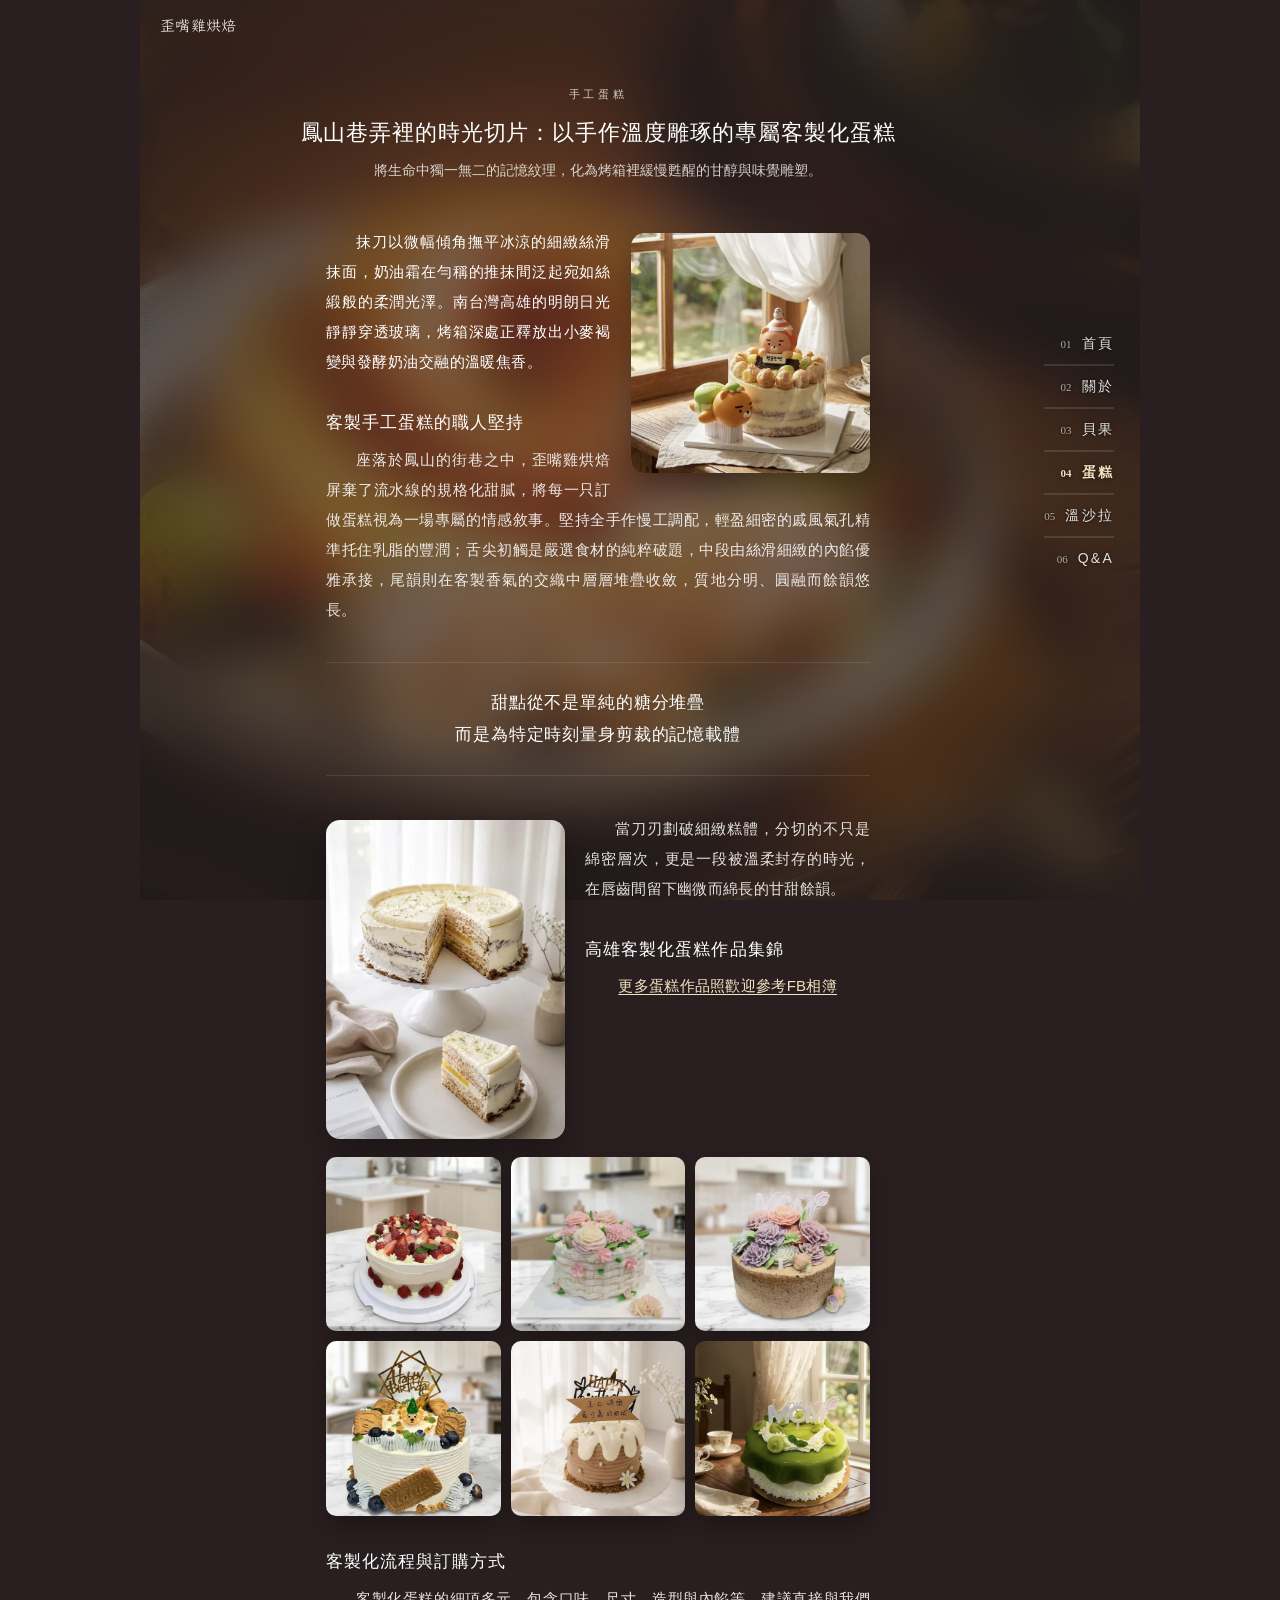
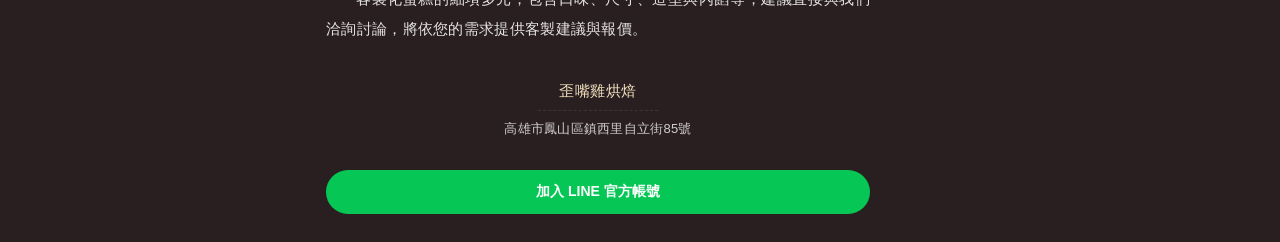
<file: cake.html>
<!DOCTYPE html>
<html lang="zh-Hant">
<head>
<meta charset="UTF-8">
<meta name="viewport" content="width=device-width, initial-scale=1, viewport-fit=cover">
<meta name="view-transition" content="same-origin">
<meta name="theme-color" content="#2A1F20">
<meta name="format-detection" content="telephone=no">
<meta name="description" content="高雄客製化手工蛋糕｜歪嘴雞烘焙以當日現打鮮奶油與嚴選食材製作，口味、尺寸、造型與內餡皆可客製，歡迎加入 LINE 官方帳號洽詢報價。">
<meta name="robots" content="index, follow">
<link rel="canonical" href="https://yjg-bakery.com/cake.html">
<!-- 加入主畫面後以全螢幕開啟，內容延伸至狀態列下方（配合 viewport-fit=cover 與 safe-area padding） -->
<meta name="mobile-web-app-capable" content="yes">
<meta name="apple-mobile-web-app-capable" content="yes">
<meta name="apple-mobile-web-app-status-bar-style" content="black-translucent">
<meta name="apple-mobile-web-app-title" content="歪嘴雞烘焙">
<title>客製手工蛋糕｜高雄鳳山烘焙坊・歪嘴雞烘焙</title>
<link rel="manifest" href="/manifest.json">
<link rel="icon" href="assets/img/favicon.svg" type="image/svg+xml">
<link rel="preload" as="image" href="assets/img/home-bg.jpg">
<meta property="og:type" content="website">
<meta property="og:site_name" content="歪嘴雞烘焙">
<meta property="og:locale" content="zh_TW">
<meta property="og:title" content="客製手工蛋糕｜高雄鳳山烘焙坊・歪嘴雞烘焙">
<meta property="og:description" content="當日現打鮮奶油與嚴選食材製作，口味、尺寸、造型與內餡皆可客製，歡迎加入 LINE 官方帳號洽詢報價。">
<meta property="og:url" content="https://yjg-bakery.com/cake.html">
<meta property="og:image" content="https://yjg-bakery.com/assets/img/og-cover.jpg">
<meta property="og:image:width" content="704">
<meta property="og:image:height" content="369">
<meta property="og:image:alt" content="歪嘴雞烘焙 手作貝果與季節溫沙拉料理照">
<meta name="twitter:card" content="summary_large_image">
<meta name="twitter:title" content="客製手工蛋糕｜高雄鳳山烘焙坊・歪嘴雞烘焙">
<meta name="twitter:description" content="當日現打鮮奶油與嚴選食材製作，口味、尺寸、造型與內餡皆可客製，歡迎加入 LINE 官方帳號洽詢報價。">
<meta name="twitter:image" content="https://yjg-bakery.com/assets/img/og-cover.jpg">
<script type="application/ld+json">
{
  "@context": "https://schema.org",
  "@type": "Bakery",
  "name": "歪嘴雞烘焙",
  "url": "https://yjg-bakery.com/cake.html",
  "image": [
    "https://yjg-bakery.com/assets/img/cake-custom-figurine.webp",
    "https://yjg-bakery.com/assets/img/cake-custom-lemon-slice.webp",
    "https://yjg-bakery.com/assets/img/cake-gallery-strawberry.webp",
    "https://yjg-bakery.com/assets/img/cake-gallery-flower-basket.webp",
    "https://yjg-bakery.com/assets/img/cake-gallery-mothers-day-flower.webp",
    "https://yjg-bakery.com/assets/img/cake-gallery-lotus-bear-birthday.webp",
    "https://yjg-bakery.com/assets/img/cake-gallery-chocolate-fathers-day.webp",
    "https://yjg-bakery.com/assets/img/cake-gallery-green-mirror-mothers-day.webp"
  ],
  "address": {
    "@type": "PostalAddress",
    "streetAddress": "自立街85號",
    "addressLocality": "鳳山區",
    "addressRegion": "高雄市",
    "addressCountry": "TW"
  },
  "sameAs": ["https://line.me/R/ti/p/@292xswnp"],
  "servesCuisine": ["貝果", "蛋糕", "沙拉"],
  "priceRange": "$$"
}
</script>
<script type="application/ld+json">
{
  "@context": "https://schema.org",
  "@type": "BreadcrumbList",
  "itemListElement": [
    {"@type": "ListItem", "position": 1, "name": "首頁", "item": "https://yjg-bakery.com/"},
    {"@type": "ListItem", "position": 2, "name": "手工蛋糕", "item": "https://yjg-bakery.com/cake.html"}
  ]
}
</script>
<style>
  @font-face{
    font-family:"Brand LXGW WenKai TC Light";
    font-weight:300;
    font-style:normal;
    font-display:swap;
    /* 已子集化「歪嘴雞烘焙」5 字，自架內嵌，避免額外請求 */
    src:url([data-uri]) format("woff2");
    unicode-range:U+5634,U+6B6A,U+70D8,U+7119,U+96DE;
  }
  :root{
    --font-brand:"Brand LXGW WenKai TC Light","Songti TC","Noto Serif TC","STSong","PMingLiU",serif;
    --ink:#fff;
    --ink-dim:rgba(255,255,255,.78);
    --ink-soft:rgba(255,255,255,.88);
    --glass-bg:rgba(16,15,26,.82);
    --glass-border:rgba(255,255,255,.1);
    --safe-b:env(safe-area-inset-bottom, 0px);
    --safe-t:env(safe-area-inset-top, 0px);
    /* 毛玻璃霧化程度：數字越大越霧，調這裡即可 */
    --frost-blur:26px;
  }
  *{box-sizing:border-box;margin:0;padding:0;-webkit-tap-highlight-color:transparent;}
  /* 強制常駐垂直捲軸軌道（不管內容夠不夠長都保留同一份寬度）：
     瀏覽器的 vw 單位不會扣掉捲軸寬度，但一般版面寬度（%、margin:auto）
     會扣掉，兩者不一致時，頁面「有沒有捲軸」就會讓 .side-nav 用 vw
     算出來的位置跟著偏移。固定顯示捲軸讓每一頁的量測基準一致，
     換頁時側邊導覽才不會左右跳動 */
  html,body{min-height:100%;background:#2A1F20;overflow-y:scroll;}
  /* 捲軸配色跟著品牌深咖啡底／金色重點走，避免瀏覽器預設的亮色（通常
     是白色）軌道在暗色背景右緣顯得突兀 */
  ::-webkit-scrollbar{width:10px;}
  ::-webkit-scrollbar-track{background:#2A1F20;}
  ::-webkit-scrollbar-thumb{background:rgba(244,227,193,.35);border-radius:999px;}
  ::-webkit-scrollbar-thumb:hover{background:rgba(244,227,193,.55);}
  html{scrollbar-color:rgba(244,227,193,.35) #2A1F20;}
  body{
    font-family:-apple-system,BlinkMacSystemFont,"Segoe UI",Roboto,"Noto Sans TC","PingFang TC","Microsoft JhengHei",sans-serif;
    color:var(--ink);
    overflow-x:hidden;
  }
  /* 背景沿用首頁同一張照片，上蓋一層可調霧化程度的毛玻璃，文字疊在
     霧化玻璃上；position:fixed 貼齊視窗，長文捲動時不會跟著移動 */
  /* 桌面寬螢幕限制版面最大寬度為 1000px（與首頁 .frame 一致），避免背景/內容
     被拉到瀏覽器全寬；只設上限，手機螢幕本來就遠小於 1000px，畫面不受影響 */
  .page-bg,
  .page-frost{
    position:fixed;
    top:0;left:0;right:0;
    max-width:1000px;
    margin:0 auto;
    height:100vh;
    height:100lvh;
    pointer-events:none;
  }
  .page-bg{
    z-index:0;
    background:url("assets/img/home-bg.jpg") center 28% / cover no-repeat;
    view-transition-name:bg-photo;
  }
  .page-frost{
    z-index:1;
    background:rgba(20,15,15,.55);
    backdrop-filter:blur(var(--frost-blur)) saturate(1.15);
    -webkit-backdrop-filter:blur(var(--frost-blur)) saturate(1.15);
    view-transition-name:bg-overlay;
  }

  header{
    position:relative;
    z-index:2;
    display:flex;
    align-items:center;
    justify-content:space-between;
    max-width:1000px;
    margin:0 auto;
    padding:calc(16px + var(--safe-t)) 20px 16px;
  }
  .brand{
    font-family:var(--font-brand);
    font-size:15px;
    font-weight:300;
    letter-spacing:.02em;
  }
  main{
    position:relative;
    z-index:2;
    max-width:1000px;
    margin:0 auto;
    padding:8px calc(96px + 16px) calc(28px + var(--safe-b)) 28px;
  }
  .page-head{
    padding:28px 0 8px;
    text-align:center;
  }
  .eyebrow{
    font-size:11px;
    letter-spacing:.32em;
    text-transform:uppercase;
    color:var(--ink-dim);
    animation:rise .7s ease-out both;
  }
  .page-title{
    margin-top:14px;
    font-family:"Songti TC","Noto Serif TC","STSong","PMingLiU",serif;
    font-weight:300;
    font-size:clamp(19px,5vw,22px);
    line-height:1.5;
    letter-spacing:.04em;
    animation:rise .7s .06s ease-out both;
  }
  .page-subtitle{
    margin-top:10px;
    font-weight:300;
    font-size:13.5px;
    line-height:1.8;
    color:var(--ink-dim);
    animation:rise .7s .12s ease-out both;
  }
  @keyframes rise{
    from{opacity:.01;transform:translateY(14px);}
    to{opacity:1;transform:none;}
  }

  .story{
    max-width:34em;
    margin:36px auto 0;
    animation:rise .7s .18s ease-out both;
  }
  .story p{
    font-weight:300;
    font-size:15px;
    line-height:2;
    letter-spacing:.02em;
    color:var(--ink-soft);
    text-indent:2em;
    text-align:justify;
  }
  .story p + p{margin-top:1.5em;}
  .story p.lead{
    font-size:15px;
    color:var(--ink);
    letter-spacing:.03em;
  }
  .story h2{
    margin-top:2em;
    font-family:"Songti TC","Noto Serif TC","STSong","PMingLiU",serif;
    font-weight:300;
    font-size:17px;
    letter-spacing:.06em;
    color:var(--ink);
  }
  .story h2 + p{margin-top:.7em;}
  .story .cake-fb-more{
    margin-top:.7em;
    text-indent:0;
    text-align:center;
  }
  .story .cake-fb-more a{
    color:#f4e3c1;
    text-decoration:underline;
    text-underline-offset:3px;
  }
  .story .store-line{margin-top:2em;text-align:center;}
  .story .store-line p{margin:0;text-indent:0;text-align:center;}
  .story .store-name{font-weight:500;color:#f4e3c1;letter-spacing:.04em;}
  .story .store-divider{
    margin:.3em auto;
    width:120px;
    height:0;
    border:none;
    border-top:1px dashed var(--glass-border);
  }
  .story .store-address{font-size:13px;color:var(--ink-dim);}
  /* 文繞圖：蛋糕實拍照浮動於文字段落旁，讓段落自然環繞圖片邊緣 */
  .story .inline-photo{
    display:block;
    width:44%;
    max-width:260px;
    height:auto;
    border-radius:14px;
    box-shadow:0 14px 32px rgba(0,0,0,.35);
  }
  .story .inline-photo.right{float:right;margin:6px 0 18px 20px;}
  .story .inline-photo.left{float:left;margin:6px 20px 18px 0;}
  .story blockquote,
  .story .store-line,
  .story .cake-gallery{clear:both;}
  @media (max-width:420px){
    .story .inline-photo{width:48%;}
  }
  /* 三張一排的作品集網格：兩排共六張，方型裁切維持整齊 */
  .story .cake-gallery{
    display:grid;
    grid-template-columns:repeat(3, 1fr);
    gap:10px;
    margin:28px 0;
  }
  .story .cake-gallery img{
    display:block;
    width:100%;
    height:100%;
    aspect-ratio:1 / 1;
    object-fit:cover;
    border-radius:10px;
    box-shadow:0 10px 24px rgba(0,0,0,.32);
  }
  @media (max-width:380px){
    .story .cake-gallery{gap:7px;}
  }
  /* LINE 按鈕規範同 about.html：不仿製 LINE 商標圖示，僅用純文字
     連結，背景沿用官方識別色 #06C755 */
  .cake-line-btn{
    display:inline-flex;
    align-items:center;
    justify-content:center;
    margin-top:2em;
    width:100%;
    padding:13px 22px;
    border-radius:999px;
    background:#06C755;
    color:#fff;
    font-size:14px;
    font-weight:600;
    text-decoration:none;
    transition:transform .15s cubic-bezier(.4,0,.2,1), opacity .15s ease;
  }
  .cake-line-btn:active{transform:scale(.97);opacity:.85;}
  .story blockquote{
    margin:2.2em 0;
    padding:1.4em 0;
    border-top:1px solid var(--glass-border);
    border-bottom:1px solid var(--glass-border);
    text-align:center;
    text-indent:0;
    font-family:"Songti TC","Noto Serif TC","STSong","PMingLiU",serif;
    font-weight:300;
    font-size:17px;
    line-height:1.9;
    letter-spacing:.05em;
    color:var(--ink);
  }

  /* 側邊直排文字導覽：與首頁 index.html 共用同一套視覺 */
  /* right 用 max()：視窗 ≤1000px 時貼齊螢幕邊緣 26px（跟以前一樣）；
     超過 1000px 後改成貼齊置中版面（.page-bg/header/main 同寬）的右緣，
     算式跟 1000px 版面寬度連動，兩者交界處數值連續、不會跳動 */
  .side-nav{
    position:fixed;
    top:50%;
    right:max(26px, calc(50vw - 474px));
    z-index:10;
    display:flex;
    flex-direction:column;
    align-items:stretch;
    transform:translateY(-50%);
  }
  .navtab{
    display:flex;
    align-items:baseline;
    justify-content:flex-end;
    gap:10px;
    padding:12px 0;
    -webkit-appearance:none;
    appearance:none;
    background:none;
    background-color:transparent;
    border:none;
    border-top:1px solid rgba(255,255,255,.24);
    border-radius:0;
    color:var(--ink-soft);
    text-decoration:none;
    font:inherit;
    font-size:14px;
    letter-spacing:.16em;
    text-align:right;
    cursor:pointer;
    -webkit-tap-highlight-color:transparent;
    text-shadow:
      0 0 1px rgba(26,17,12,.62),
      0 0 3px rgba(26,17,12,.45),
      0 1px 4px rgba(26,17,12,.34);
    transition:opacity .15s ease, color .15s ease;
  }
  .navtab:first-child{border-top:none;}
  .navtab .idx{
    font-family:var(--font-brand);
    font-size:11px;
    letter-spacing:0;
    opacity:.72;
  }
  .navtab:active{opacity:.6;}
  .navtab.active{color:#f4e3c1;font-weight:600;}
  .navtab.active .idx{opacity:1;color:#f4e3c1;}

  /* 換頁平滑轉場：View Transitions API（配合 <meta name="view-transition">）。
     不支援的瀏覽器（Firefox／舊版 Safari）會直接跳頁，屬漸進增強，不影響功能。
     .page-bg/.page-frost 另外掛了 view-transition-name（跨頁對應到首頁的
     .hero-bg/.hero-scrim），讓背景層獨立做 cross-fade，不會被 root 的
     位移動畫拖著跳，換頁時底圖才不會跟著整頁一起滑動而顯得生硬。 */
  @media (prefers-reduced-motion: no-preference){
    ::view-transition-old(root){animation:vt-out .2s cubic-bezier(.4,0,.2,1) both;}
    ::view-transition-new(root){animation:vt-in .26s cubic-bezier(.4,0,.2,1) both;}
  }
  @keyframes vt-in{from{opacity:0;transform:translateY(10px);}to{opacity:1;transform:none;}}
  @keyframes vt-out{from{opacity:1;transform:none;}to{opacity:0;transform:translateY(-10px);}}

  @media (prefers-reduced-motion: reduce){
    *{animation:none !important;transition:none !important;}
    ::view-transition-group(*),::view-transition-old(*),::view-transition-new(*){animation:none !important;}
    .eyebrow,.page-title,.page-subtitle,.story{opacity:1 !important;transform:none !important;}
    .navtab:active{transform:none;opacity:.6;}
  }
</style>
</head>
<body>

<div class="page-bg" aria-hidden="true"></div>
<div class="page-frost" aria-hidden="true"></div>

<header>
  <span class="brand">歪嘴雞烘焙</span>
</header>

<main>
  <div class="page-head">
    <p class="eyebrow">手工蛋糕</p>
    <h1 class="page-title">鳳山巷弄裡的時光切片：以手作溫度雕琢的專屬客製化蛋糕</h1>
    <p class="page-subtitle">將生命中獨一無二的記憶紋理，化為烤箱裡緩慢甦醒的甘醇與味覺雕塑。</p>
  </div>

  <article class="story">
    <img class="inline-photo right" src="assets/img/cake-custom-figurine.webp" alt="高雄客製化生日蛋糕 卡通公仔造型裝飾蛋糕特寫" width="640" height="640" loading="lazy">
    <p class="lead">抹刀以微幅傾角撫平冰涼的細緻絲滑抹面，奶油霜在勻稱的推抹間泛起宛如絲緞般的柔潤光澤。南台灣高雄的明朗日光靜靜穿透玻璃，烤箱深處正釋放出小麥褐變與發酵奶油交融的溫暖焦香。</p>
    <h2>客製手工蛋糕的職人堅持</h2>
    <p>座落於鳳山的街巷之中，歪嘴雞烘焙屏棄了流水線的規格化甜膩，將每一只訂做蛋糕視為一場專屬的情感敘事。堅持全手作慢工調配，輕盈細密的戚風氣孔精準托住乳脂的豐潤；舌尖初觸是嚴選食材的純粹破題，中段由絲滑細緻的內餡優雅承接，尾韻則在客製香氣的交織中層層堆疊收斂，質地分明、圓融而餘韻悠長。</p>
    <blockquote>甜點從不是單純的糖分堆疊</br>而是為特定時刻量身剪裁的記憶載體</blockquote>
    <img class="inline-photo left" src="assets/img/cake-custom-lemon-slice.webp" alt="高雄鳳山手工蛋糕 檸檬夾層蛋糕切片特寫" width="640" height="853" loading="lazy">
    <p>當刀刃劃破細緻糕體，分切的不只是綿密層次，更是一段被溫柔封存的時光，在唇齒間留下幽微而綿長的甘甜餘韻。</p>
    <h2>高雄客製化蛋糕作品集錦</h2>
    <p class="cake-fb-more"><a href="https://www.facebook.com/YZUIG/photos" target="_blank" rel="noopener noreferrer">更多蛋糕作品照歡迎參考FB相簿</a></p>
    <div class="cake-gallery">
      <img src="assets/img/cake-gallery-strawberry.webp" alt="高雄客製化蛋糕 新鮮草莓生日蛋糕" width="480" height="492" loading="lazy">
      <img src="assets/img/cake-gallery-flower-basket.webp" alt="高雄客製化蛋糕 編織花籃奶油裝飾蛋糕" width="480" height="410" loading="lazy">
      <img src="assets/img/cake-gallery-mothers-day-flower.webp" alt="高雄客製化蛋糕 康乃馨造型母親節蛋糕" width="480" height="480" loading="lazy">
      <img src="assets/img/cake-gallery-lotus-bear-birthday.webp" alt="高雄客製化蛋糕 熊仔造型餅乾生日蛋糕" width="480" height="522" loading="lazy">
      <img src="assets/img/cake-gallery-chocolate-fathers-day.webp" alt="高雄客製化蛋糕 巧克力淋面父親節蛋糕" width="480" height="480" loading="lazy">
      <img src="assets/img/cake-gallery-green-mirror-mothers-day.webp" alt="高雄客製化蛋糕 綠色鏡面母親節蛋糕" width="480" height="480" loading="lazy">
    </div>
    <h2>客製化流程與訂購方式</h2>
    <p>客製化蛋糕的細項多元，包含口味、尺寸、造型與內餡等，建議直接與我們洽詢討論，將依您的需求提供客製建議與報價。</p>
    <div class="store-line">
      <p class="store-name">歪嘴雞烘焙</p>
      <hr class="store-divider">
      <p class="store-address">高雄市鳳山區鎮西里自立街85號</p>
    </div>
    <a class="cake-line-btn" href="https://line.me/R/ti/p/@292xswnp" target="_blank" rel="noopener noreferrer" aria-label="加入 LINE 官方帳號（於新分頁開啟）">加入 LINE 官方帳號</a>
  </article>
</main>

<nav class="side-nav">
  <a href="index.html" class="navtab"><span class="idx">01</span><span>首頁</span></a>
  <a href="about.html" class="navtab"><span class="idx">02</span><span>關於</span></a>
  <a href="bagel.html" class="navtab"><span class="idx">03</span><span>貝果</span></a>
  <a href="cake.html" class="navtab active" aria-current="page"><span class="idx">04</span><span>蛋糕</span></a>
  <a href="salad.html" class="navtab"><span class="idx">05</span><span>溫沙拉</span></a>
  <a href="faq.html" class="navtab"><span class="idx">06</span><span>Q&amp;A</span></a>
</nav>

<script>
  // iOS Safari 若無 touch 監聽會延遲甚至跳過 :active，導致點擊回饋變慢
  document.addEventListener('touchstart', function(){}, {passive:true});

  if ('serviceWorker' in navigator) {
    window.addEventListener('load', () => {
      navigator.serviceWorker.register('/sw.js').then(reg => {
        // 手機（尤其 iOS 加到主畫面）常從背景喚醒而非重新整理，
        // 頁面重新可見時主動檢查一次，避免新版遲遲偵測不到
        document.addEventListener('visibilitychange', () => {
          if (document.visibilityState === 'visible') reg.update();
        });
        window.addEventListener('pageshow', e => {
          if (e.persisted) reg.update();
        });
      });
    });

    // 新版 Service Worker 接管後重新整理頁面，套用最新內容
    let swRefreshed = false;
    navigator.serviceWorker.addEventListener('controllerchange', () => {
      if (swRefreshed) return;
      swRefreshed = true;
      window.location.reload();
    });
  }
</script>
</body>
</html>
</file>
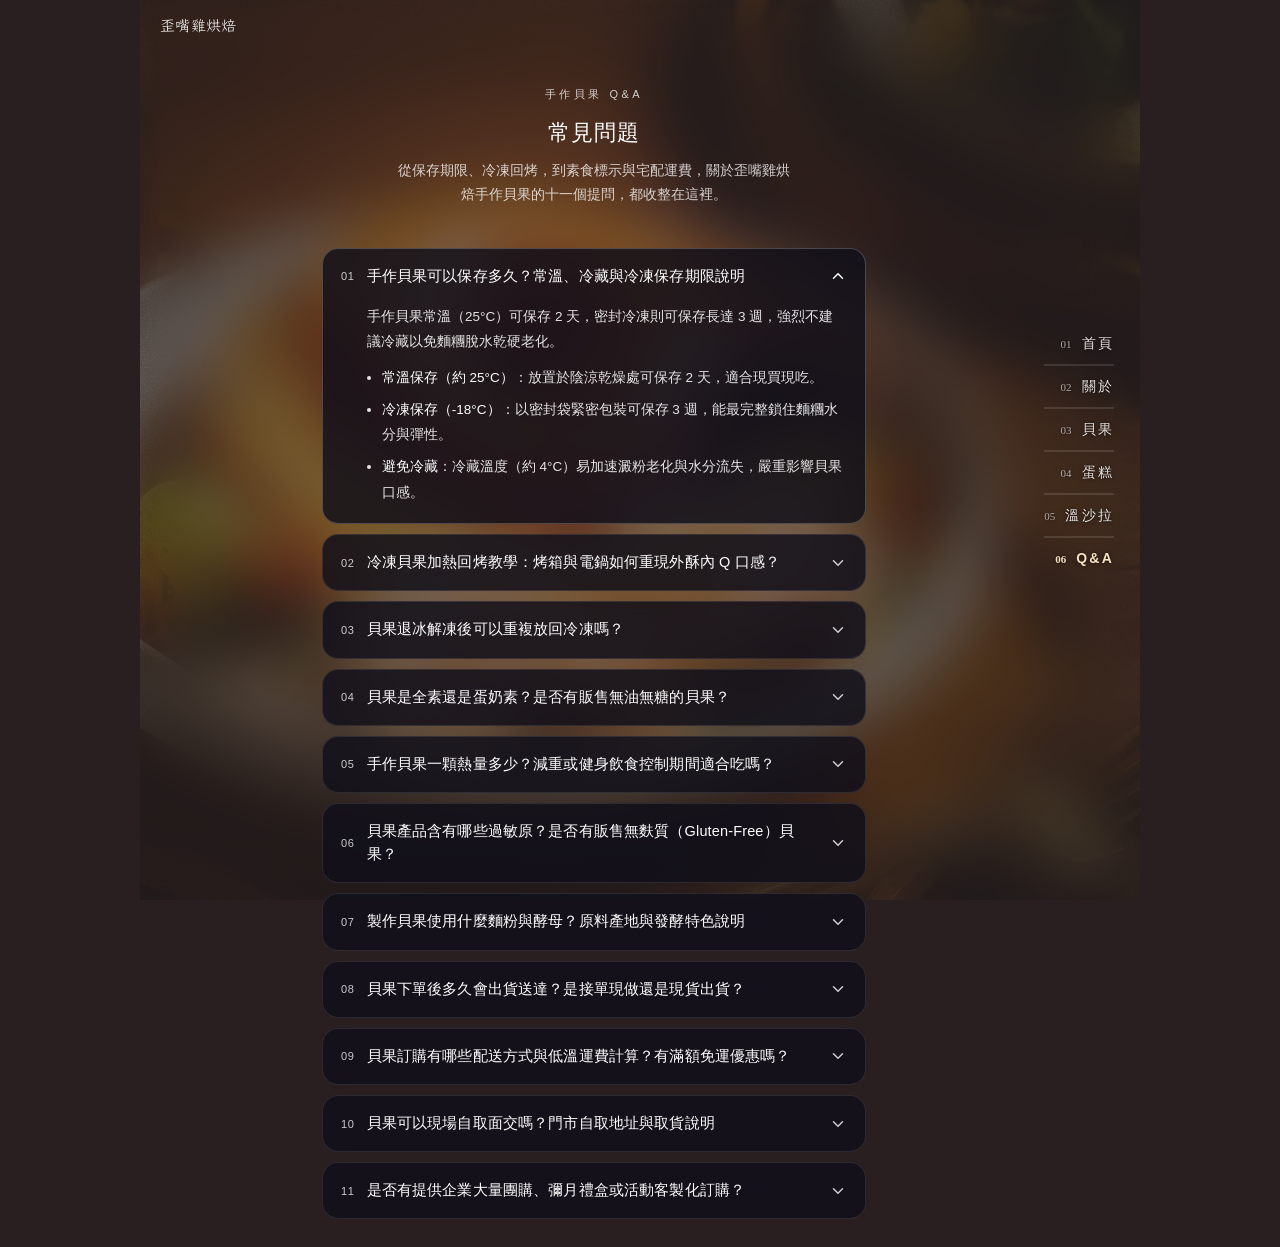
<file: faq.html>
<!DOCTYPE html>
<html lang="zh-Hant">
<head>
<meta charset="UTF-8">
<meta name="viewport" content="width=device-width, initial-scale=1, viewport-fit=cover">
<meta name="view-transition" content="same-origin">
<meta name="theme-color" content="#2A1F20">
<meta name="format-detection" content="telephone=no">
<meta name="description" content="歪嘴雞烘焙常見問題｜手作貝果保存期限、冷凍回烤方法、素食與過敏原標示、宅配運費與自取地址，訂購前必看的十一個 QA 整理。">
<meta name="robots" content="index, follow">
<link rel="canonical" href="https://yjg-bakery.com/faq.html">
<!-- 加入主畫面後以全螢幕開啟，內容延伸至狀態列下方（配合 viewport-fit=cover 與 safe-area padding） -->
<meta name="mobile-web-app-capable" content="yes">
<meta name="apple-mobile-web-app-capable" content="yes">
<meta name="apple-mobile-web-app-status-bar-style" content="black-translucent">
<meta name="apple-mobile-web-app-title" content="歪嘴雞烘焙">
<title>常見問題 FAQ｜歪嘴雞烘焙 高雄鳳山手工烘焙坊</title>
<link rel="manifest" href="/manifest.json">
<link rel="icon" href="assets/img/favicon.svg" type="image/svg+xml">
<link rel="preload" as="image" href="assets/img/home-bg.jpg">
<meta property="og:type" content="website">
<meta property="og:site_name" content="歪嘴雞烘焙">
<meta property="og:locale" content="zh_TW">
<meta property="og:title" content="常見問題 FAQ｜歪嘴雞烘焙 高雄鳳山手工烘焙坊">
<meta property="og:description" content="手作貝果保存期限、冷凍回烤方法、素食與過敏原標示、宅配運費與自取地址，訂購前必看的十一個 QA 整理。">
<meta property="og:url" content="https://yjg-bakery.com/faq.html">
<meta property="og:image" content="https://yjg-bakery.com/assets/img/og-cover.jpg">
<meta property="og:image:width" content="704">
<meta property="og:image:height" content="369">
<meta property="og:image:alt" content="歪嘴雞烘焙 手作貝果與季節溫沙拉料理照">
<meta name="twitter:card" content="summary_large_image">
<meta name="twitter:title" content="常見問題 FAQ｜歪嘴雞烘焙 高雄鳳山手工烘焙坊">
<meta name="twitter:description" content="手作貝果保存期限、冷凍回烤方法、素食與過敏原標示、宅配運費與自取地址，訂購前必看的十一個 QA 整理。">
<meta name="twitter:image" content="https://yjg-bakery.com/assets/img/og-cover.jpg">
<script type="application/ld+json">
{
  "@context": "https://schema.org",
  "@type": "Bakery",
  "name": "歪嘴雞烘焙",
  "url": "https://yjg-bakery.com/faq.html",
  "image": "https://yjg-bakery.com/assets/img/home-bg.jpg",
  "address": {
    "@type": "PostalAddress",
    "streetAddress": "自立街85號",
    "addressLocality": "鳳山區",
    "addressRegion": "高雄市",
    "addressCountry": "TW"
  },
  "sameAs": ["https://line.me/R/ti/p/@292xswnp"],
  "servesCuisine": ["貝果", "蛋糕", "沙拉"],
  "priceRange": "$$"
}
</script>
<script type="application/ld+json">
{
  "@context": "https://schema.org",
  "@type": "BreadcrumbList",
  "itemListElement": [
    {"@type": "ListItem", "position": 1, "name": "首頁", "item": "https://yjg-bakery.com/"},
    {"@type": "ListItem", "position": 2, "name": "常見問題", "item": "https://yjg-bakery.com/faq.html"}
  ]
}
</script>
<script type="application/ld+json">
{
  "@context": "https://schema.org",
  "@type": "FAQPage",
  "mainEntity": [
    {
      "@type": "Question",
      "name": "手作貝果可以保存多久？常溫、冷藏與冷凍保存期限說明",
      "acceptedAnswer": {
        "@type": "Answer",
        "text": "手作貝果常溫（25°C）可保存 2 天，密封冷凍則可保存長達 3 週，強烈不建議冷藏以免麵糰脫水乾硬老化。"
      }
    },
    {
      "@type": "Question",
      "name": "冷凍貝果加熱回烤教學：烤箱與電鍋如何重現外酥內 Q 口感？",
      "acceptedAnswer": {
        "@type": "Answer",
        "text": "冷凍貝果建議以烤箱預熱 180°C 烘烤 3 至 4 分鐘即可恢復外酥內軟，或直接入電鍋蒸熱重現濕潤嚼勁。"
      }
    },
    {
      "@type": "Question",
      "name": "貝果退冰解凍後可以重複放回冷凍嗎？",
      "acceptedAnswer": {
        "@type": "Answer",
        "text": "貝果退冰後不建議再次冷凍，重複結凍與解凍會使水分大量流失，導致組織乾硬並影響食用安全。"
      }
    },
    {
      "@type": "Question",
      "name": "貝果是全素還是蛋奶素？是否有販售無油無糖的貝果？",
      "acceptedAnswer": {
        "@type": "Answer",
        "text": "本店手作貝果全品項皆為蛋奶素配方，目前全店商品無提供完全無油或無糖的特定品項。"
      }
    },
    {
      "@type": "Question",
      "name": "手作貝果一顆熱量多少？減重或健身飲食控制期間適合吃嗎？",
      "acceptedAnswer": {
        "@type": "Answer",
        "text": "手作貝果的熱量與營養成分依各口味與內餡配方而有所不同，詳細數值請以各商品包裝之營養標示為準。"
      }
    },
    {
      "@type": "Question",
      "name": "貝果產品含有哪些過敏原？是否有販售無麩質（Gluten-Free）貝果？",
      "acceptedAnswer": {
        "@type": "Answer",
        "text": "產品完整過敏原資訊皆標示於包裝成分表，因全品項皆使用小麥麵粉製作，目前並無提供無麩質產品。"
      }
    },
    {
      "@type": "Question",
      "name": "製作貝果使用什麼麵粉與酵母？原料產地與發酵特色說明",
      "acceptedAnswer": {
        "@type": "Answer",
        "text": "我們堅持嚴選台灣在地生產的無添加優質麵粉，並搭配新鮮活性酵母低溫發酵，呈現純粹天然麥香。"
      }
    },
    {
      "@type": "Question",
      "name": "貝果下單後多久會出貨送達？是接單現做還是現貨出貨？",
      "acceptedAnswer": {
        "@type": "Answer",
        "text": "全品項貝果均為接單後新鮮安排手工製作；低溫宅配寄出後約 2 個工作天送達，自取則依預約時間取貨。"
      }
    },
    {
      "@type": "Question",
      "name": "貝果訂購有哪些配送方式與低溫運費計算？有滿額免運優惠嗎？",
      "acceptedAnswer": {
        "@type": "Answer",
        "text": "提供新竹貨運冷凍宅配、7-11 低溫賣貨便與門市自取三種方式，宅配運費 150 元且單筆滿 3,000 元即享免運。"
      }
    },
    {
      "@type": "Question",
      "name": "貝果可以現場自取面交嗎？門市自取地址與取貨說明",
      "acceptedAnswer": {
        "@type": "Answer",
        "text": "本店提供預約自取服務，取貨地點位於高雄市鳳山區自立街 85 號，請於雙方約定好的時間前往領取。"
      }
    },
    {
      "@type": "Question",
      "name": "是否有提供企業大量團購、彌月禮盒或活動客製化訂購？",
      "acceptedAnswer": {
        "@type": "Answer",
        "text": "本店提供企業大宗團購、彌月禮盒與活動客製化訂購服務，歡迎直接加入官方 LINE 由專人為您服務規劃。"
      }
    }
  ]
}
</script>
<style>
  @font-face{
    font-family:"Brand LXGW WenKai TC Light";
    font-weight:300;
    font-style:normal;
    font-display:swap;
    /* 已子集化「歪嘴雞烘焙」5 字，自架內嵌，避免額外請求 */
    src:url([data-uri]) format("woff2");
    unicode-range:U+5634,U+6B6A,U+70D8,U+7119,U+96DE;
  }
  :root{
    --font-brand:"Brand LXGW WenKai TC Light","Songti TC","Noto Serif TC","STSong","PMingLiU",serif;
    --ink:#fff;
    --ink-dim:rgba(255,255,255,.78);
    --ink-soft:rgba(255,255,255,.88);
    --glass-bg:rgba(16,15,26,.82);
    --glass-border:rgba(255,255,255,.1);
    --safe-b:env(safe-area-inset-bottom, 0px);
    --safe-t:env(safe-area-inset-top, 0px);
    /* 毛玻璃霧化程度：數字越大越霧，調這裡即可 */
    --frost-blur:26px;
  }
  *{box-sizing:border-box;margin:0;padding:0;-webkit-tap-highlight-color:transparent;}
  /* 強制常駐垂直捲軸軌道（不管內容夠不夠長都保留同一份寬度）：
     瀏覽器的 vw 單位不會扣掉捲軸寬度，但一般版面寬度（%、margin:auto）
     會扣掉，兩者不一致時，頁面「有沒有捲軸」就會讓 .side-nav 用 vw
     算出來的位置跟著偏移。固定顯示捲軸讓每一頁的量測基準一致，
     換頁時側邊導覽才不會左右跳動 */
  html,body{min-height:100%;background:#2A1F20;overflow-y:scroll;}
  /* 捲軸配色跟著品牌深咖啡底／金色重點走，避免瀏覽器預設的亮色（通常
     是白色）軌道在暗色背景右緣顯得突兀 */
  ::-webkit-scrollbar{width:10px;}
  ::-webkit-scrollbar-track{background:#2A1F20;}
  ::-webkit-scrollbar-thumb{background:rgba(244,227,193,.35);border-radius:999px;}
  ::-webkit-scrollbar-thumb:hover{background:rgba(244,227,193,.55);}
  html{scrollbar-color:rgba(244,227,193,.35) #2A1F20;}
  body{
    font-family:-apple-system,BlinkMacSystemFont,"Segoe UI",Roboto,"Noto Sans TC","PingFang TC","Microsoft JhengHei",sans-serif;
    color:var(--ink);
    overflow-x:hidden;
  }
  /* 背景沿用首頁同一張照片，上蓋一層可調霧化程度的毛玻璃，文字疊在
     霧化玻璃上；position:fixed 貼齊視窗，長文捲動時不會跟著移動 */
  /* 桌面寬螢幕限制版面最大寬度為 1000px（與首頁 .frame 一致），避免背景/內容
     被拉到瀏覽器全寬；只設上限，手機螢幕本來就遠小於 1000px，畫面不受影響 */
  .page-bg,
  .page-frost{
    position:fixed;
    top:0;left:0;right:0;
    max-width:1000px;
    margin:0 auto;
    height:100vh;
    height:100lvh;
    pointer-events:none;
  }
  .page-bg{
    z-index:0;
    background:url("assets/img/home-bg.jpg") center 28% / cover no-repeat;
    view-transition-name:bg-photo;
  }
  .page-frost{
    z-index:1;
    background:rgba(20,15,15,.55);
    backdrop-filter:blur(var(--frost-blur)) saturate(1.15);
    -webkit-backdrop-filter:blur(var(--frost-blur)) saturate(1.15);
    view-transition-name:bg-overlay;
  }

  header{
    position:relative;
    z-index:2;
    display:flex;
    align-items:center;
    justify-content:space-between;
    max-width:1000px;
    margin:0 auto;
    padding:calc(16px + var(--safe-t)) 20px 16px;
  }
  .brand{
    font-family:var(--font-brand);
    font-size:15px;
    font-weight:300;
    letter-spacing:.02em;
  }
  main{
    position:relative;
    z-index:2;
    max-width:1000px;
    margin:0 auto;
    padding:8px calc(96px + 16px) calc(28px + var(--safe-b)) 20px;
  }
  .page-head{
    padding:28px 8px 8px;
    text-align:center;
  }
  .eyebrow{
    font-size:11px;
    letter-spacing:.32em;
    text-transform:uppercase;
    color:var(--ink-dim);
    animation:rise .7s ease-out both;
  }
  .page-title{
    margin-top:14px;
    font-family:"Songti TC","Noto Serif TC","STSong","PMingLiU",serif;
    font-weight:300;
    font-size:clamp(19px,5vw,22px);
    line-height:1.5;
    letter-spacing:.04em;
    animation:rise .7s .06s ease-out both;
  }
  .page-subtitle{
    margin-top:10px;
    max-width:30em;
    margin-left:auto;
    margin-right:auto;
    font-weight:300;
    font-size:13.5px;
    line-height:1.8;
    color:var(--ink-dim);
    animation:rise .7s .12s ease-out both;
  }
  @keyframes rise{
    from{opacity:.01;transform:translateY(14px);}
    to{opacity:1;transform:none;}
  }

  /* 常見問題手風琴：與貝果站的原生 <details> 不同，
     這裡改用 CSS grid-template-rows 驅動高度過渡，
     並以 JS 控制「同時間僅展開一則」的行為 */
  .faq-list{
    max-width:34em;
    margin:32px auto 0;
    display:flex;
    flex-direction:column;
    gap:10px;
    animation:rise .7s .18s ease-out both;
  }
  .faq-item{
    border-radius:16px;
    background:var(--glass-bg);
    backdrop-filter:blur(14px);
    -webkit-backdrop-filter:blur(14px);
    border:1px solid var(--glass-border);
    overflow:hidden;
    transition:border-color .2s ease;
  }
  .faq-item.open{
    border-color:rgba(255,255,255,.22);
  }
  .faq-q{
    width:100%;
    display:flex;
    align-items:center;
    gap:12px;
    padding:16px 18px;
    background:none;
    border:none;
    color:var(--ink);
    font:inherit;
    text-align:left;
    cursor:pointer;
  }
  .faq-q-num{
    flex:none;
    font-size:11px;
    letter-spacing:.06em;
    color:var(--ink-dim);
    font-variant-numeric:tabular-nums;
  }
  .faq-q-text{
    flex:1;
    font-size:14.5px;
    font-weight:400;
    line-height:1.6;
    letter-spacing:.01em;
  }
  .faq-q-chevron{
    flex:none;
    width:18px;height:18px;
    color:var(--ink-dim);
    transition:transform .3s cubic-bezier(.4,0,.2,1);
  }
  .faq-item.open .faq-q-chevron{
    transform:rotate(180deg);
    color:var(--ink);
  }
  .faq-a-wrap{
    display:grid;
    grid-template-rows:0fr;
    transition:grid-template-rows .35s cubic-bezier(.4,0,.2,1);
  }
  .faq-item.open .faq-a-wrap{
    grid-template-rows:1fr;
  }
  .faq-a-inner{
    overflow:hidden;
  }
  .faq-a{
    padding:0 18px 18px 44px;
    font-weight:300;
    font-size:13.5px;
    line-height:1.9;
    color:var(--ink-soft);
  }
  .faq-a p + ul{margin-top:10px;}
  .faq-a ul{
    padding-left:1.1em;
    display:flex;
    flex-direction:column;
    gap:6px;
  }
  .faq-a li{list-style:disc;}
  .faq-a li strong{color:var(--ink);font-weight:500;}
  .faq-a-link{
    margin-top:14px;
    display:inline-flex;
    align-items:center;
    gap:6px;
    font-size:13px;
    color:var(--ink);
    text-decoration:none;
    border-bottom:1px solid var(--glass-border);
    padding-bottom:2px;
  }
  .faq-a-link svg{width:14px;height:14px;flex:none;}
  /* LINE 按鈕規範同 about.html store-info-line：不仿製 LINE 商標圖示，
     僅用純文字連結，背景沿用官方識別色 #06C755 */
  .faq-line-cta{
    margin-top:14px;
    display:inline-flex;
    align-items:center;
    justify-content:center;
    padding:13px 22px;
    border-radius:999px;
    background:#06C755;
    color:#fff;
    text-decoration:none;
    font-size:14px;
    font-weight:600;
    transition:transform .15s cubic-bezier(.4,0,.2,1), opacity .15s ease;
  }
  .faq-line-cta:active{transform:scale(.97);opacity:.85;}

  /* 側邊直排文字導覽：與首頁 index.html 共用同一套視覺 */
  /* right 用 max()：視窗 ≤1000px 時貼齊螢幕邊緣 26px（跟以前一樣）；
     超過 1000px 後改成貼齊置中版面（.page-bg/header/main 同寬）的右緣，
     算式跟 1000px 版面寬度連動，兩者交界處數值連續、不會跳動 */
  .side-nav{
    position:fixed;
    top:50%;
    right:max(26px, calc(50vw - 474px));
    z-index:10;
    display:flex;
    flex-direction:column;
    align-items:stretch;
    transform:translateY(-50%);
  }
  .navtab{
    display:flex;
    align-items:baseline;
    justify-content:flex-end;
    gap:10px;
    padding:12px 0;
    -webkit-appearance:none;
    appearance:none;
    background:none;
    background-color:transparent;
    border:none;
    border-top:1px solid rgba(255,255,255,.24);
    border-radius:0;
    color:var(--ink-soft);
    text-decoration:none;
    font:inherit;
    font-size:14px;
    letter-spacing:.16em;
    text-align:right;
    cursor:pointer;
    -webkit-tap-highlight-color:transparent;
    text-shadow:
      0 0 1px rgba(26,17,12,.62),
      0 0 3px rgba(26,17,12,.45),
      0 1px 4px rgba(26,17,12,.34);
    transition:opacity .15s ease, color .15s ease;
  }
  .navtab:first-child{border-top:none;}
  .navtab .idx{
    font-family:var(--font-brand);
    font-size:11px;
    letter-spacing:0;
    opacity:.72;
  }
  .navtab:active{opacity:.6;}
  .navtab.active{color:#f4e3c1;font-weight:600;}
  .navtab.active .idx{opacity:1;color:#f4e3c1;}

  /* 換頁平滑轉場：View Transitions API（配合 <meta name="view-transition">）。
     不支援的瀏覽器（Firefox／舊版 Safari）會直接跳頁，屬漸進增強，不影響功能。
     .page-bg/.page-frost 另外掛了 view-transition-name（跨頁對應到首頁的
     .hero-bg/.hero-scrim），讓背景層獨立做 cross-fade，不會被 root 的
     位移動畫拖著跳，換頁時底圖才不會跟著整頁一起滑動而顯得生硬。 */
  @media (prefers-reduced-motion: no-preference){
    ::view-transition-old(root){animation:vt-out .2s cubic-bezier(.4,0,.2,1) both;}
    ::view-transition-new(root){animation:vt-in .26s cubic-bezier(.4,0,.2,1) both;}
  }
  @keyframes vt-in{from{opacity:0;transform:translateY(10px);}to{opacity:1;transform:none;}}
  @keyframes vt-out{from{opacity:1;transform:none;}to{opacity:0;transform:translateY(-10px);}}

  @media (prefers-reduced-motion: reduce){
    *{animation:none !important;transition:none !important;}
    ::view-transition-group(*),::view-transition-old(*),::view-transition-new(*){animation:none !important;}
    .eyebrow,.page-title,.page-subtitle,.faq-list{opacity:1 !important;transform:none !important;}
    .navtab:active{transform:none;opacity:.6;}
    .faq-a-wrap{transition:none;}
    .faq-q-chevron{transition:none;}
  }
</style>
</head>
<body>

<div class="page-bg" aria-hidden="true"></div>
<div class="page-frost" aria-hidden="true"></div>

<header>
  <span class="brand">歪嘴雞烘焙</span>
</header>

<main>
  <div class="page-head">
    <p class="eyebrow">手作貝果 Q&amp;A</p>
    <h1 class="page-title">常見問題</h1>
    <p class="page-subtitle">從保存期限、冷凍回烤，到素食標示與宅配運費，關於歪嘴雞烘焙手作貝果的十一個提問，都收整在這裡。</p>
  </div>

  <div class="faq-list" id="faq-list">

    <div class="faq-item open">
      <button class="faq-q" aria-expanded="true" aria-controls="faq-a-1">
        <span class="faq-q-num" aria-hidden="true">01</span>
        <span class="faq-q-text">手作貝果可以保存多久？常溫、冷藏與冷凍保存期限說明</span>
        <svg class="faq-q-chevron" viewBox="0 0 24 24" fill="none" stroke="currentColor" stroke-width="2" stroke-linecap="round" stroke-linejoin="round" aria-hidden="true"><polyline points="6 9 12 15 18 9"/></svg>
      </button>
      <div class="faq-a-wrap">
        <div class="faq-a-inner">
          <div class="faq-a" id="faq-a-1">
            <p>手作貝果常溫（25°C）可保存 2 天，密封冷凍則可保存長達 3 週，強烈不建議冷藏以免麵糰脫水乾硬老化。</p>
            <ul>
              <li><strong>常溫保存（約 25°C）</strong>：放置於陰涼乾燥處可保存 2 天，適合現買現吃。</li>
              <li><strong>冷凍保存（-18°C）</strong>：以密封袋緊密包裝可保存 3 週，能最完整鎖住麵糰水分與彈性。</li>
              <li><strong>避免冷藏</strong>：冷藏溫度（約 4°C）易加速澱粉老化與水分流失，嚴重影響貝果口感。</li>
            </ul>
          </div>
        </div>
      </div>
    </div>

    <div class="faq-item">
      <button class="faq-q" aria-expanded="false" aria-controls="faq-a-2">
        <span class="faq-q-num" aria-hidden="true">02</span>
        <span class="faq-q-text">冷凍貝果加熱回烤教學：烤箱與電鍋如何重現外酥內 Q 口感？</span>
        <svg class="faq-q-chevron" viewBox="0 0 24 24" fill="none" stroke="currentColor" stroke-width="2" stroke-linecap="round" stroke-linejoin="round" aria-hidden="true"><polyline points="6 9 12 15 18 9"/></svg>
      </button>
      <div class="faq-a-wrap">
        <div class="faq-a-inner">
          <div class="faq-a" id="faq-a-2">
            <p>冷凍貝果建議以烤箱預熱 180°C 烘烤 3 至 4 分鐘即可恢復外酥內軟，或直接入電鍋蒸熱重現濕潤嚼勁。</p>
            <ul>
              <li><strong>烤箱回烤（外酥內 Q）</strong>：烤箱預熱至 180°C，貝果表面可微噴水霧，放入烘烤 3～4 分鐘即可出爐。</li>
              <li><strong>電鍋蒸熱（濕潤 Q 彈）</strong>：無須解凍直接冷凍入鍋，外鍋加少許水，鍋蓋留一小縫隙釋放過多蒸氣，蒸約 5～10 分鐘即可。</li>
              <li><strong>主廚推薦</strong>：常溫退冰後直接食用。或者是退冰後用烤箱 180°C 烤 2 分鐘。</li>
            </ul>
          </div>
        </div>
      </div>
    </div>

    <div class="faq-item">
      <button class="faq-q" aria-expanded="false" aria-controls="faq-a-3">
        <span class="faq-q-num" aria-hidden="true">03</span>
        <span class="faq-q-text">貝果退冰解凍後可以重複放回冷凍嗎？</span>
        <svg class="faq-q-chevron" viewBox="0 0 24 24" fill="none" stroke="currentColor" stroke-width="2" stroke-linecap="round" stroke-linejoin="round" aria-hidden="true"><polyline points="6 9 12 15 18 9"/></svg>
      </button>
      <div class="faq-a-wrap">
        <div class="faq-a-inner">
          <div class="faq-a" id="faq-a-3">
            <p>貝果退冰後不建議再次冷凍，重複結凍與解凍會使水分大量流失，導致組織乾硬並影響食用安全。</p>
            <ul>
              <li><strong>口感劣化</strong>：反覆解凍結凍會破壞麵筋結構，使貝果喪失原有的嚼勁與濕潤度。</li>
              <li><strong>最佳食用建議</strong>：每次僅取出單次食用的數量回溫，退冰後請儘速加熱食用完畢。</li>
            </ul>
          </div>
        </div>
      </div>
    </div>

    <div class="faq-item">
      <button class="faq-q" aria-expanded="false" aria-controls="faq-a-4">
        <span class="faq-q-num" aria-hidden="true">04</span>
        <span class="faq-q-text">貝果是全素還是蛋奶素？是否有販售無油無糖的貝果？</span>
        <svg class="faq-q-chevron" viewBox="0 0 24 24" fill="none" stroke="currentColor" stroke-width="2" stroke-linecap="round" stroke-linejoin="round" aria-hidden="true"><polyline points="6 9 12 15 18 9"/></svg>
      </button>
      <div class="faq-a-wrap">
        <div class="faq-a-inner">
          <div class="faq-a" id="faq-a-4">
            <p>本店手作貝果全品項皆為蛋奶素配方，目前全店商品無提供完全無油或無糖的特定品項。</p>
            <ul>
              <li><strong>素食類別</strong>：產品含有乳製品或蛋類成分，適合蛋奶素食者安心享用。</li>
              <li><strong>配方說明</strong>：為維持麵糰自然發酵的蓬鬆度與香氣層次，全系列均含有基礎油脂與糖分調配。</li>
            </ul>
          </div>
        </div>
      </div>
    </div>

    <div class="faq-item">
      <button class="faq-q" aria-expanded="false" aria-controls="faq-a-5">
        <span class="faq-q-num" aria-hidden="true">05</span>
        <span class="faq-q-text">手作貝果一顆熱量多少？減重或健身飲食控制期間適合吃嗎？</span>
        <svg class="faq-q-chevron" viewBox="0 0 24 24" fill="none" stroke="currentColor" stroke-width="2" stroke-linecap="round" stroke-linejoin="round" aria-hidden="true"><polyline points="6 9 12 15 18 9"/></svg>
      </button>
      <div class="faq-a-wrap">
        <div class="faq-a-inner">
          <div class="faq-a" id="faq-a-5">
            <p>手作貝果的熱量與營養成分依各口味與內餡配方而有所不同，詳細數值請以各商品包裝之營養標示為準。</p>
            <ul>
              <li><strong>營養資訊透明</strong>：每款包裝皆詳列熱量、蛋白質、脂肪與碳水化合物等標示，便於檢視。</li>
              <li><strong>飲食控制建議</strong>：健身與減脂族群可依據個人每日總熱量消耗（TDEE）與巨量營養素目標，挑選適合口味納入日常飲食。</li>
            </ul>
          </div>
        </div>
      </div>
    </div>

    <div class="faq-item">
      <button class="faq-q" aria-expanded="false" aria-controls="faq-a-6">
        <span class="faq-q-num" aria-hidden="true">06</span>
        <span class="faq-q-text">貝果產品含有哪些過敏原？是否有販售無麩質（Gluten-Free）貝果？</span>
        <svg class="faq-q-chevron" viewBox="0 0 24 24" fill="none" stroke="currentColor" stroke-width="2" stroke-linecap="round" stroke-linejoin="round" aria-hidden="true"><polyline points="6 9 12 15 18 9"/></svg>
      </button>
      <div class="faq-a-wrap">
        <div class="faq-a-inner">
          <div class="faq-a" id="faq-a-6">
            <p>產品完整過敏原資訊皆標示於包裝成分表，因全品項皆使用小麥麵粉製作，目前並無提供無麩質產品。</p>
            <ul>
              <li><strong>過敏原確認</strong>：包裝背面均提供詳細原料成份表，對小麥、乳製品或堅果過敏者請於食用前確認評估。</li>
              <li><strong>無麩質說明</strong>：本店為傳統小麥發酵烘焙，麩質過敏或患有乳糜瀉者請勿食用。</li>
            </ul>
          </div>
        </div>
      </div>
    </div>

    <div class="faq-item">
      <button class="faq-q" aria-expanded="false" aria-controls="faq-a-7">
        <span class="faq-q-num" aria-hidden="true">07</span>
        <span class="faq-q-text">製作貝果使用什麼麵粉與酵母？原料產地與發酵特色說明</span>
        <svg class="faq-q-chevron" viewBox="0 0 24 24" fill="none" stroke="currentColor" stroke-width="2" stroke-linecap="round" stroke-linejoin="round" aria-hidden="true"><polyline points="6 9 12 15 18 9"/></svg>
      </button>
      <div class="faq-a-wrap">
        <div class="faq-a-inner">
          <div class="faq-a" id="faq-a-7">
            <p>我們堅持嚴選台灣在地生產的無添加優質麵粉，並搭配新鮮活性酵母低溫發酵，呈現純粹天然麥香。</p>
            <ul>
              <li><strong>台灣在地麵粉</strong>：選用無添加、無人工漂白之在地麵粉，保留小麥純淨原味與營養。</li>
              <li><strong>新鮮酵母發酵</strong>：採用活性新鮮酵母製作，賦予貝果紮實且富含回彈力的咬勁。</li>
            </ul>
          </div>
        </div>
      </div>
    </div>

    <div class="faq-item">
      <button class="faq-q" aria-expanded="false" aria-controls="faq-a-8">
        <span class="faq-q-num" aria-hidden="true">08</span>
        <span class="faq-q-text">貝果下單後多久會出貨送達？是接單現做還是現貨出貨？</span>
        <svg class="faq-q-chevron" viewBox="0 0 24 24" fill="none" stroke="currentColor" stroke-width="2" stroke-linecap="round" stroke-linejoin="round" aria-hidden="true"><polyline points="6 9 12 15 18 9"/></svg>
      </button>
      <div class="faq-a-wrap">
        <div class="faq-a-inner">
          <div class="faq-a" id="faq-a-8">
            <p>全品項貝果均為接單後新鮮安排手工製作；低溫宅配寄出後約 2 個工作天送達，自取則依預約時間取貨。</p>
            <ul>
              <li><strong>新鮮排單現做</strong>：確認訂單後即安排烘焙排程，確保每一顆貝果出爐時的最佳新鮮度。</li>
              <li><strong>新竹貨運低溫宅配</strong>：出貨後約 2 個工作天即可配送到府。</li>
              <li><strong>門市現場自取</strong>：完成訂購後將與您約定專屬取貨時間，於時段內前往即可領取。</li>
            </ul>
          </div>
        </div>
      </div>
    </div>

    <div class="faq-item">
      <button class="faq-q" aria-expanded="false" aria-controls="faq-a-9">
        <span class="faq-q-num" aria-hidden="true">09</span>
        <span class="faq-q-text">貝果訂購有哪些配送方式與低溫運費計算？有滿額免運優惠嗎？</span>
        <svg class="faq-q-chevron" viewBox="0 0 24 24" fill="none" stroke="currentColor" stroke-width="2" stroke-linecap="round" stroke-linejoin="round" aria-hidden="true"><polyline points="6 9 12 15 18 9"/></svg>
      </button>
      <div class="faq-a-wrap">
        <div class="faq-a-inner">
          <div class="faq-a" id="faq-a-9">
            <p>提供新竹貨運冷凍宅配、7-11 低溫賣貨便與門市自取三種方式，宅配運費 150 元且單筆滿 3,000 元即享免運。</p>
            <ul>
              <li><strong>新竹貨運冷凍宅配到府</strong>：本島低溫運費 150 元，全館消費滿 3,000 元享免運優惠。</li>
              <li><strong>7-11 低溫賣貨便</strong>：單箱上限為 6 袋，超取運費依 7-ELEVEN 官方最新公告計算。</li>
              <li><strong>門市現場自取</strong>：至指定取貨點領取享有 0 元免運費。</li>
            </ul>
          </div>
        </div>
      </div>
    </div>

    <div class="faq-item">
      <button class="faq-q" aria-expanded="false" aria-controls="faq-a-10">
        <span class="faq-q-num" aria-hidden="true">10</span>
        <span class="faq-q-text">貝果可以現場自取面交嗎？門市自取地址與取貨說明</span>
        <svg class="faq-q-chevron" viewBox="0 0 24 24" fill="none" stroke="currentColor" stroke-width="2" stroke-linecap="round" stroke-linejoin="round" aria-hidden="true"><polyline points="6 9 12 15 18 9"/></svg>
      </button>
      <div class="faq-a-wrap">
        <div class="faq-a-inner">
          <div class="faq-a" id="faq-a-10">
            <p>本店提供預約自取服務，取貨地點位於高雄市鳳山區自立街 85 號，請於雙方約定好的時間前往領取。</p>
            <ul>
              <li><strong>門市自取地址</strong>：高雄市鳳山區自立街 85 號。</li>
              <li><strong>取貨注意事項</strong>：為確保商品為當日新鮮出爐，請於下單後與專人確認預約時間再行前往取貨。</li>
            </ul>
            <a class="faq-a-link" href="about.html">
              <svg viewBox="0 0 24 24" fill="none" stroke="currentColor" stroke-width="1.6" stroke-linecap="round" stroke-linejoin="round" aria-hidden="true"><path d="M12 21s7-6.5 7-12a7 7 0 1 0-14 0c0 5.5 7 12 7 12Z"/><circle cx="12" cy="9" r="2.4"/></svg>
              前往關於我們
            </a>
          </div>
        </div>
      </div>
    </div>

    <div class="faq-item">
      <button class="faq-q" aria-expanded="false" aria-controls="faq-a-11">
        <span class="faq-q-num" aria-hidden="true">11</span>
        <span class="faq-q-text">是否有提供企業大量團購、彌月禮盒或活動客製化訂購？</span>
        <svg class="faq-q-chevron" viewBox="0 0 24 24" fill="none" stroke="currentColor" stroke-width="2" stroke-linecap="round" stroke-linejoin="round" aria-hidden="true"><polyline points="6 9 12 15 18 9"/></svg>
      </button>
      <div class="faq-a-wrap">
        <div class="faq-a-inner">
          <div class="faq-a" id="faq-a-11">
            <p>本店提供企業大宗團購、彌月禮盒與活動客製化訂購服務，歡迎直接加入官方 LINE 由專人為您服務規劃。</p>
            <ul>
              <li><strong>企業大量團購</strong>：享有專屬團購優惠與排程出貨，請洽詢官方 LINE 專人窗口辦理。</li>
              <li><strong>客製禮盒與活動點心</strong>：彌月禮盒、展會茶會或特殊活動需求，均可與專人一對一討論口味搭配與專屬包裝。</li>
            </ul>
            <a class="faq-line-cta" href="https://line.me/R/ti/p/@292xswnp" target="_blank" rel="noopener noreferrer" aria-label="加入LINE官方帳號（於新分頁開啟）">加入LINE官方帳號</a>
          </div>
        </div>
      </div>
    </div>

  </div>
</main>

<nav class="side-nav">
  <a href="index.html" class="navtab"><span class="idx">01</span><span>首頁</span></a>
  <a href="about.html" class="navtab"><span class="idx">02</span><span>關於</span></a>
  <a href="bagel.html" class="navtab"><span class="idx">03</span><span>貝果</span></a>
  <a href="cake.html" class="navtab"><span class="idx">04</span><span>蛋糕</span></a>
  <a href="salad.html" class="navtab"><span class="idx">05</span><span>溫沙拉</span></a>
  <a href="faq.html" class="navtab active" aria-current="page"><span class="idx">06</span><span>Q&amp;A</span></a>
</nav>

<script>
  // iOS Safari 若無 touch 監聽會延遲甚至跳過 :active，導致點擊回饋變慢
  document.addEventListener('touchstart', function(){}, {passive:true});

  if ('serviceWorker' in navigator) {
    window.addEventListener('load', () => {
      navigator.serviceWorker.register('/sw.js').then(reg => {
        // 手機（尤其 iOS 加到主畫面）常從背景喚醒而非重新整理，
        // 頁面重新可見時主動檢查一次，避免新版遲遲偵測不到
        document.addEventListener('visibilitychange', () => {
          if (document.visibilityState === 'visible') reg.update();
        });
        window.addEventListener('pageshow', e => {
          if (e.persisted) reg.update();
        });
      });
    });

    // 新版 Service Worker 接管後重新整理頁面，套用最新內容
    let swRefreshed = false;
    navigator.serviceWorker.addEventListener('controllerchange', () => {
      if (swRefreshed) return;
      swRefreshed = true;
      window.location.reload();
    });
  }

  // 手風琴：同一時間僅展開一則，點擊已展開項目可收合
  document.getElementById('faq-list').addEventListener('click', e => {
    const btn = e.target.closest('.faq-q');
    if (!btn) return;
    const item = btn.closest('.faq-item');
    const willOpen = !item.classList.contains('open');
    document.querySelectorAll('.faq-item.open').forEach(el => {
      el.classList.remove('open');
      el.querySelector('.faq-q').setAttribute('aria-expanded', 'false');
    });
    if (willOpen) {
      item.classList.add('open');
      btn.setAttribute('aria-expanded', 'true');
    }
  });
</script>
</body>
</html>
</file>
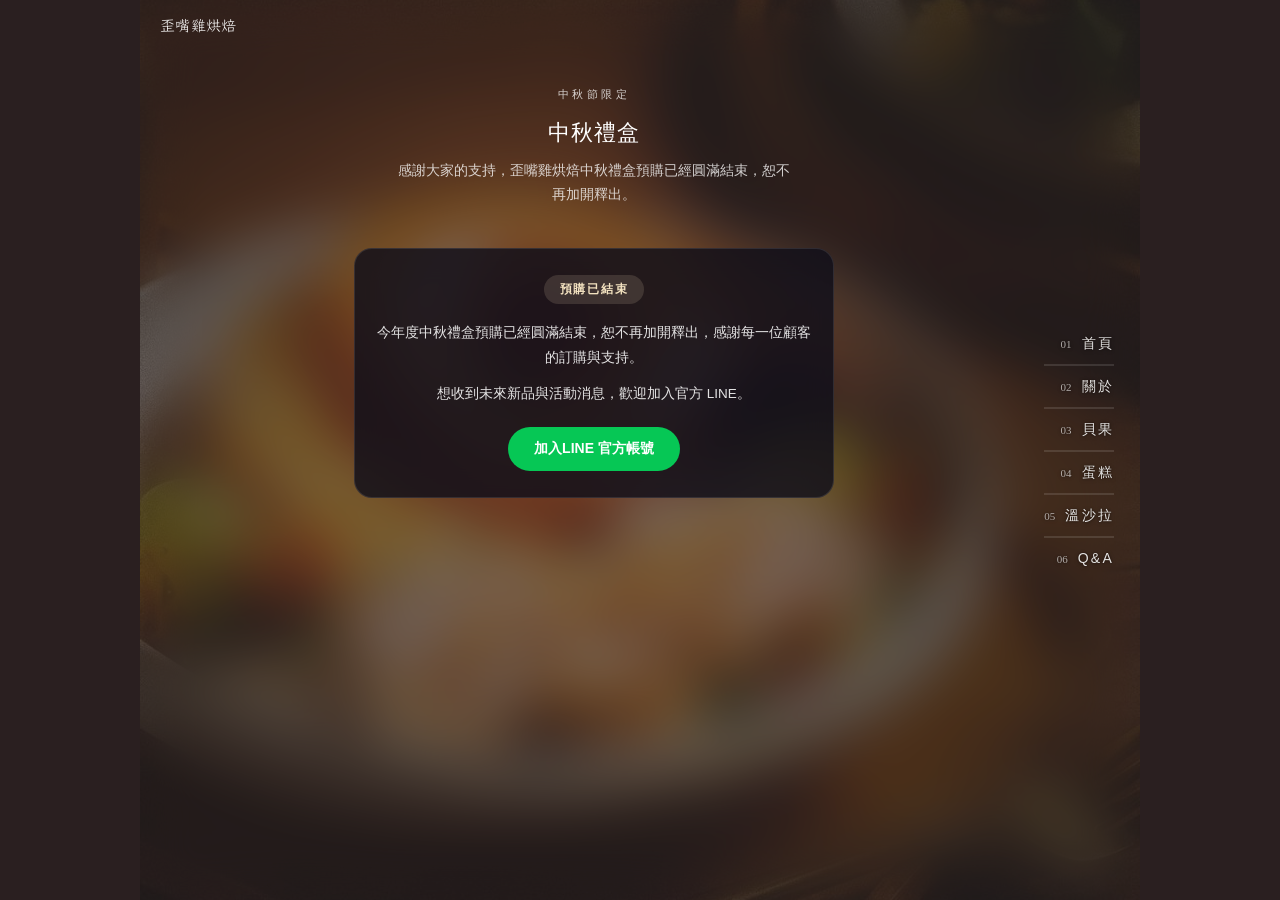
<file: midautumn-gift.html>
<!DOCTYPE html>
<html lang="zh-Hant">
<head>
<meta charset="UTF-8">
<meta name="viewport" content="width=device-width, initial-scale=1, viewport-fit=cover">
<meta name="view-transition" content="same-origin">
<meta name="theme-color" content="#2A1F20">
<meta name="format-detection" content="telephone=no">
<meta name="description" content="高雄鳳山手工烘焙坊歪嘴雞烘焙中秋禮盒預購已圓滿結束，恕不再加開釋出，感謝支持，未來新品與活動消息請關注官方 LINE。">
<meta name="robots" content="index, follow">
<link rel="canonical" href="https://yjg-bakery.com/midautumn-gift.html">
<!-- 加入主畫面後以全螢幕開啟，內容延伸至狀態列下方（配合 viewport-fit=cover 與 safe-area padding） -->
<meta name="mobile-web-app-capable" content="yes">
<meta name="apple-mobile-web-app-capable" content="yes">
<meta name="apple-mobile-web-app-status-bar-style" content="black-translucent">
<meta name="apple-mobile-web-app-title" content="歪嘴雞烘焙">
<title>中秋禮盒｜高雄鳳山手工烘焙坊・歪嘴雞烘焙</title>
<link rel="manifest" href="/manifest.json">
<link rel="icon" href="assets/img/favicon.svg" type="image/svg+xml">
<link rel="preload" as="image" href="assets/img/home-bg.jpg">
<meta property="og:type" content="website">
<meta property="og:site_name" content="歪嘴雞烘焙">
<meta property="og:locale" content="zh_TW">
<meta property="og:title" content="中秋禮盒｜高雄鳳山手工烘焙坊・歪嘴雞烘焙">
<meta property="og:description" content="歪嘴雞烘焙中秋禮盒預購已圓滿結束，恕不再加開釋出，感謝支持，未來新品與活動消息請關注官方 LINE。">
<meta property="og:url" content="https://yjg-bakery.com/midautumn-gift.html">
<!-- 中秋禮盒專屬海報尚未定案，暫用首頁通用 OG 圖；正式海報確認後請換成橫式版本並更新 width/height/alt -->
<meta property="og:image" content="https://yjg-bakery.com/assets/img/og-cover.jpg">
<meta property="og:image:width" content="704">
<meta property="og:image:height" content="369">
<meta property="og:image:alt" content="歪嘴雞烘焙 手作貝果與季節溫沙拉料理照">
<meta name="twitter:card" content="summary_large_image">
<meta name="twitter:title" content="中秋禮盒｜高雄鳳山手工烘焙坊・歪嘴雞烘焙">
<meta name="twitter:description" content="歪嘴雞烘焙中秋禮盒預購已圓滿結束，恕不再加開釋出，感謝支持，未來新品與活動消息請關注官方 LINE。">
<meta name="twitter:image" content="https://yjg-bakery.com/assets/img/og-cover.jpg">
<script type="application/ld+json">
{
  "@context": "https://schema.org",
  "@type": "Bakery",
  "name": "歪嘴雞烘焙",
  "url": "https://yjg-bakery.com/midautumn-gift.html",
  "image": "https://yjg-bakery.com/assets/img/home-bg.jpg",
  "address": {
    "@type": "PostalAddress",
    "streetAddress": "自立街85號",
    "addressLocality": "鳳山區",
    "addressRegion": "高雄市",
    "addressCountry": "TW"
  },
  "sameAs": ["https://line.me/R/ti/p/@292xswnp"],
  "servesCuisine": ["貝果", "蛋糕", "沙拉", "中秋禮盒"],
  "priceRange": "$$"
}
</script>
<script type="application/ld+json">
{
  "@context": "https://schema.org",
  "@type": "BreadcrumbList",
  "itemListElement": [
    {"@type": "ListItem", "position": 1, "name": "首頁", "item": "https://yjg-bakery.com/"},
    {"@type": "ListItem", "position": 2, "name": "中秋禮盒", "item": "https://yjg-bakery.com/midautumn-gift.html"}
  ]
}
</script>
<style>
  @font-face{
    font-family:"Brand LXGW WenKai TC Light";
    font-weight:300;
    font-style:normal;
    font-display:swap;
    /* 已子集化「歪嘴雞烘焙」5 字，自架內嵌，避免額外請求 */
    src:url([data-uri]) format("woff2");
    unicode-range:U+5634,U+6B6A,U+70D8,U+7119,U+96DE;
  }
  :root{
    --font-brand:"Brand LXGW WenKai TC Light","Songti TC","Noto Serif TC","STSong","PMingLiU",serif;
    --ink:#fff;
    --ink-dim:rgba(255,255,255,.78);
    --ink-soft:rgba(255,255,255,.88);
    --glass-bg:rgba(16,15,26,.82);
    --glass-border:rgba(255,255,255,.1);
    --safe-b:env(safe-area-inset-bottom, 0px);
    --safe-t:env(safe-area-inset-top, 0px);
    /* 毛玻璃霧化程度：數字越大越霧，調這裡即可 */
    --frost-blur:26px;
  }
  *{box-sizing:border-box;margin:0;padding:0;-webkit-tap-highlight-color:transparent;}
  html,body{min-height:100%;background:#2A1F20;overflow-y:scroll;}
  ::-webkit-scrollbar{width:10px;}
  ::-webkit-scrollbar-track{background:#2A1F20;}
  ::-webkit-scrollbar-thumb{background:rgba(244,227,193,.35);border-radius:999px;}
  ::-webkit-scrollbar-thumb:hover{background:rgba(244,227,193,.55);}
  html{scrollbar-color:rgba(244,227,193,.35) #2A1F20;}
  body{
    font-family:-apple-system,BlinkMacSystemFont,"Segoe UI",Roboto,"Noto Sans TC","PingFang TC","Microsoft JhengHei",sans-serif;
    color:var(--ink);
    overflow-x:hidden;
  }
  .page-bg,
  .page-frost{
    position:fixed;
    top:0;left:0;right:0;
    max-width:1000px;
    margin:0 auto;
    height:100vh;
    height:100lvh;
    pointer-events:none;
  }
  .page-bg{
    z-index:0;
    background:url("assets/img/home-bg.jpg") center 28% / cover no-repeat;
    view-transition-name:bg-photo;
  }
  .page-frost{
    z-index:1;
    background:rgba(20,15,15,.55);
    backdrop-filter:blur(var(--frost-blur)) saturate(1.15);
    -webkit-backdrop-filter:blur(var(--frost-blur)) saturate(1.15);
    view-transition-name:bg-overlay;
  }
  header{
    position:relative;
    z-index:2;
    display:flex;
    align-items:center;
    justify-content:space-between;
    max-width:1000px;
    margin:0 auto;
    padding:calc(16px + var(--safe-t)) 20px 16px;
  }
  .brand{
    font-family:var(--font-brand);
    font-size:15px;
    font-weight:300;
    letter-spacing:.02em;
  }
  main{
    position:relative;
    z-index:2;
    max-width:1000px;
    margin:0 auto;
    padding:8px calc(96px + 16px) calc(28px + var(--safe-b)) 20px;
  }
  .page-head{
    padding:28px 8px 8px;
    text-align:center;
  }
  .eyebrow{
    font-size:11px;
    letter-spacing:.32em;
    text-transform:uppercase;
    color:var(--ink-dim);
    animation:rise .7s ease-out both;
  }
  .page-title{
    margin-top:14px;
    font-family:"Songti TC","Noto Serif TC","STSong","PMingLiU",serif;
    font-weight:300;
    font-size:clamp(19px,5vw,22px);
    line-height:1.5;
    letter-spacing:.04em;
    animation:rise .7s .06s ease-out both;
  }
  .page-subtitle{
    margin-top:10px;
    max-width:30em;
    margin-left:auto;
    margin-right:auto;
    font-weight:300;
    font-size:13.5px;
    line-height:1.8;
    color:var(--ink-dim);
    animation:rise .7s .12s ease-out both;
  }
  @keyframes rise{
    from{opacity:.01;transform:translateY(14px);}
    to{opacity:1;transform:none;}
  }

  /* 預告狀態卡：中秋禮盒內容與訂購連結尚未定案前的過渡版面，
     視覺沿用 faq.html 的 .faq-item 卡片風格，但不需要手風琴互動 */
  .status-panel{
    max-width:30em;
    margin:32px auto 0;
    padding:26px 22px;
    border-radius:18px;
    background:var(--glass-bg);
    backdrop-filter:blur(14px);
    -webkit-backdrop-filter:blur(14px);
    border:1px solid var(--glass-border);
    text-align:center;
    animation:rise .7s .18s ease-out both;
  }
  .status-badge{
    display:inline-flex;
    align-items:center;
    padding:6px 16px;
    border-radius:999px;
    background:rgba(244,227,193,.14);
    color:#f4e3c1;
    font-size:12px;
    letter-spacing:.14em;
    font-weight:600;
  }
  .status-text{
    margin-top:16px;
    font-weight:300;
    font-size:13.5px;
    line-height:1.9;
    color:var(--ink-soft);
  }
  .status-text + .status-text{margin-top:10px;}
  /* LINE 按鈕規範同 about.html store-info-line：不仿製 LINE 商標圖示，
     僅用純文字連結，背景沿用官方識別色 #06C755 */
  .status-line-cta{
    margin-top:20px;
    display:inline-flex;
    align-items:center;
    justify-content:center;
    padding:13px 26px;
    border-radius:999px;
    background:#06C755;
    color:#fff;
    text-decoration:none;
    font-size:14px;
    font-weight:600;
    transition:transform .15s cubic-bezier(.4,0,.2,1), opacity .15s ease;
  }
  .status-line-cta:active{transform:scale(.97);opacity:.85;}

  /* 側邊直排文字導覽：與首頁 index.html 共用同一套視覺 */
  .side-nav{
    position:fixed;
    top:50%;
    right:max(26px, calc(50vw - 474px));
    z-index:10;
    display:flex;
    flex-direction:column;
    align-items:stretch;
    transform:translateY(-50%);
  }
  .navtab{
    display:flex;
    align-items:baseline;
    justify-content:flex-end;
    gap:10px;
    padding:12px 0;
    -webkit-appearance:none;
    appearance:none;
    background:none;
    background-color:transparent;
    border:none;
    border-top:1px solid rgba(255,255,255,.24);
    border-radius:0;
    color:var(--ink-soft);
    text-decoration:none;
    font:inherit;
    font-size:14px;
    letter-spacing:.16em;
    text-align:right;
    cursor:pointer;
    -webkit-tap-highlight-color:transparent;
    text-shadow:
      0 0 1px rgba(26,17,12,.62),
      0 0 3px rgba(26,17,12,.45),
      0 1px 4px rgba(26,17,12,.34);
    transition:opacity .15s ease, color .15s ease;
  }
  .navtab:first-child{border-top:none;}
  .navtab .idx{
    font-family:var(--font-brand);
    font-size:11px;
    letter-spacing:0;
    opacity:.72;
  }
  .navtab:active{opacity:.6;}
  .navtab.active{color:#f4e3c1;font-weight:600;}
  .navtab.active .idx{opacity:1;color:#f4e3c1;}

  /* 換頁平滑轉場：View Transitions API（配合 <meta name="view-transition">）。
     不支援的瀏覽器（Firefox／舊版 Safari）會直接跳頁，屬漸進增強，不影響功能。 */
  @media (prefers-reduced-motion: no-preference){
    ::view-transition-old(root){animation:vt-out .2s cubic-bezier(.4,0,.2,1) both;}
    ::view-transition-new(root){animation:vt-in .26s cubic-bezier(.4,0,.2,1) both;}
  }
  @keyframes vt-in{from{opacity:0;transform:translateY(10px);}to{opacity:1;transform:none;}}
  @keyframes vt-out{from{opacity:1;transform:none;}to{opacity:0;transform:translateY(-10px);}}

  @media (prefers-reduced-motion: reduce){
    *{animation:none !important;transition:none !important;}
    ::view-transition-group(*),::view-transition-old(*),::view-transition-new(*){animation:none !important;}
    .eyebrow,.page-title,.page-subtitle,.status-panel{opacity:1 !important;transform:none !important;}
    .navtab:active{transform:none;opacity:.6;}
    .status-line-cta:active{transform:none;}
  }
</style>
</head>
<body>

<div class="page-bg" aria-hidden="true"></div>
<div class="page-frost" aria-hidden="true"></div>

<header>
  <span class="brand">歪嘴雞烘焙</span>
</header>

<main>
  <div class="page-head">
    <p class="eyebrow">中秋節限定</p>
    <h1 class="page-title">中秋禮盒</h1>
    <p class="page-subtitle">感謝大家的支持，歪嘴雞烘焙中秋禮盒預購已經圓滿結束，恕不再加開釋出。</p>
  </div>

  <div class="status-panel">
    <span class="status-badge">預購已結束</span>
    <p class="status-text">今年度中秋禮盒預購已經圓滿結束，恕不再加開釋出，感謝每一位顧客的訂購與支持。</p>
    <p class="status-text">想收到未來新品與活動消息，歡迎加入官方 LINE。</p>
    <a class="status-line-cta" href="https://line.me/R/ti/p/@292xswnp" target="_blank" rel="noopener noreferrer" aria-label="加入LINE官方帳號（於新分頁開啟）">加入LINE 官方帳號</a>
  </div>
</main>

<nav class="side-nav">
  <a href="index.html" class="navtab"><span class="idx">01</span><span>首頁</span></a>
  <a href="about.html" class="navtab"><span class="idx">02</span><span>關於</span></a>
  <a href="bagel.html" class="navtab"><span class="idx">03</span><span>貝果</span></a>
  <a href="cake.html" class="navtab"><span class="idx">04</span><span>蛋糕</span></a>
  <a href="salad.html" class="navtab"><span class="idx">05</span><span>溫沙拉</span></a>
  <a href="faq.html" class="navtab"><span class="idx">06</span><span>Q&amp;A</span></a>
</nav>

<script>
  // iOS Safari 若無 touch 監聽會延遲甚至跳過 :active，導致點擊回饋變慢
  document.addEventListener('touchstart', function(){}, {passive:true});

  if ('serviceWorker' in navigator) {
    window.addEventListener('load', () => {
      navigator.serviceWorker.register('/sw.js').then(reg => {
        // 手機（尤其 iOS 加到主畫面）常從背景喚醒而非重新整理，
        // 頁面重新可見時主動檢查一次，避免新版遲遲偵測不到
        document.addEventListener('visibilitychange', () => {
          if (document.visibilityState === 'visible') reg.update();
        });
        window.addEventListener('pageshow', e => {
          if (e.persisted) reg.update();
        });
      });
    });

    // 新版 Service Worker 接管後重新整理頁面，套用最新內容
    let swRefreshed = false;
    navigator.serviceWorker.addEventListener('controllerchange', () => {
      if (swRefreshed) return;
      swRefreshed = true;
      window.location.reload();
    });
  }
</script>
</body>
</html>
</file>
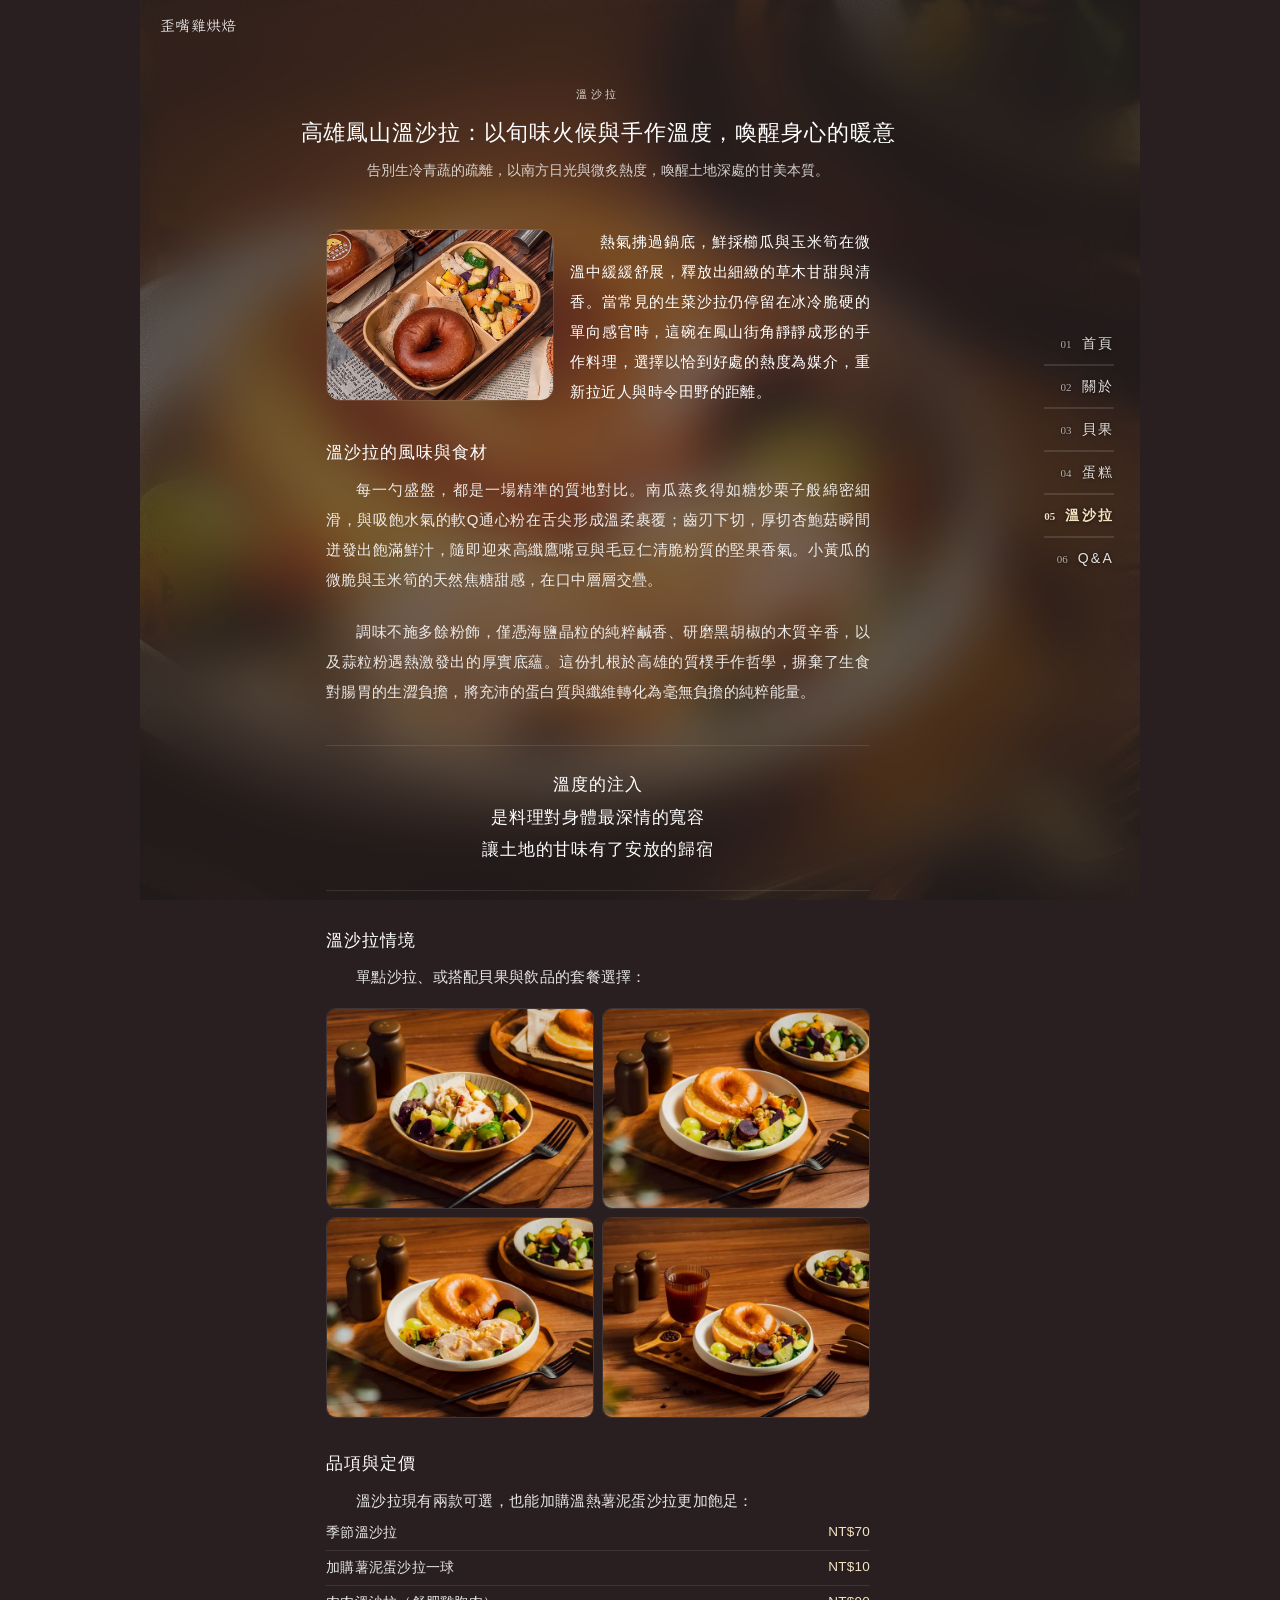
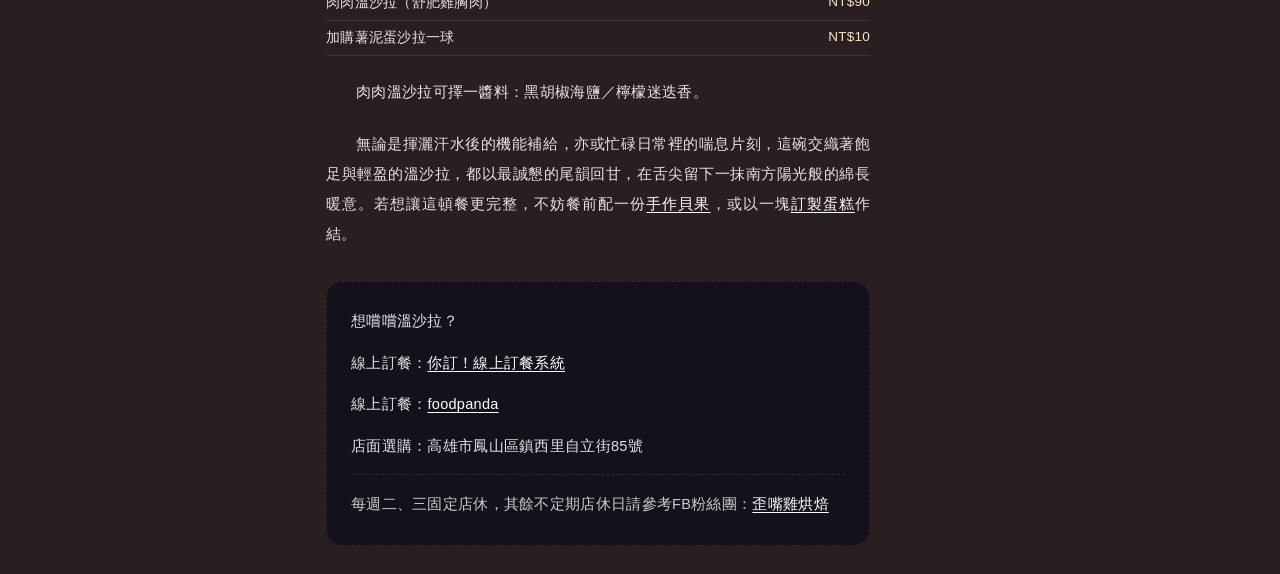
<file: salad.html>
<!DOCTYPE html>
<html lang="zh-Hant">
<head>
<meta charset="UTF-8">
<meta name="viewport" content="width=device-width, initial-scale=1, viewport-fit=cover">
<meta name="view-transition" content="same-origin">
<meta name="theme-color" content="#2A1F20">
<meta name="format-detection" content="telephone=no">
<meta name="description" content="高雄季節溫沙拉｜歪嘴雞烘焙以當令時蔬與恰到好處的火候，端出健康溫熱沙拉，可線上訂餐或至鳳山門市選購，找回身心安頓的溫暖一餐。">
<meta name="robots" content="index, follow">
<link rel="canonical" href="https://yjg-bakery.com/salad.html">
<!-- 加入主畫面後以全螢幕開啟，內容延伸至狀態列下方（配合 viewport-fit=cover 與 safe-area padding） -->
<meta name="mobile-web-app-capable" content="yes">
<meta name="apple-mobile-web-app-capable" content="yes">
<meta name="apple-mobile-web-app-status-bar-style" content="black-translucent">
<meta name="apple-mobile-web-app-title" content="歪嘴雞烘焙">
<title>季節溫沙拉｜高雄鳳山烘焙坊・歪嘴雞烘焙</title>
<link rel="manifest" href="/manifest.json">
<link rel="icon" href="assets/img/favicon.svg" type="image/svg+xml">
<link rel="preload" as="image" href="assets/img/home-bg.jpg">
<meta property="og:type" content="website">
<meta property="og:site_name" content="歪嘴雞烘焙">
<meta property="og:locale" content="zh_TW">
<meta property="og:title" content="季節溫沙拉｜高雄鳳山烘焙坊・歪嘴雞烘焙">
<meta property="og:description" content="以當令時蔬與恰到好處的火候，端出健康溫熱沙拉，可線上訂餐或至鳳山門市選購，找回身心安頓的溫暖一餐。">
<meta property="og:url" content="https://yjg-bakery.com/salad.html">
<meta property="og:image" content="https://yjg-bakery.com/assets/img/salad-og.jpg">
<meta property="og:image:width" content="1200">
<meta property="og:image:height" content="628">
<meta property="og:image:alt" content="高雄鳳山溫沙拉 手作貝果與烤時蔬套餐">
<meta name="twitter:card" content="summary_large_image">
<meta name="twitter:title" content="季節溫沙拉｜高雄鳳山烘焙坊・歪嘴雞烘焙">
<meta name="twitter:description" content="以當令時蔬與恰到好處的火候，端出健康溫熱沙拉，可線上訂餐或至鳳山門市選購。">
<meta name="twitter:image" content="https://yjg-bakery.com/assets/img/salad-og.jpg">
<script type="application/ld+json">
{
  "@context": "https://schema.org",
  "@type": "Bakery",
  "name": "歪嘴雞烘焙",
  "url": "https://yjg-bakery.com/salad.html",
  "image": [
    "https://yjg-bakery.com/assets/img/warmsalad.webp",
    "https://yjg-bakery.com/assets/img/salad-bowl.webp",
    "https://yjg-bakery.com/assets/img/salad-set-veggie.webp",
    "https://yjg-bakery.com/assets/img/salad-set-chicken.webp",
    "https://yjg-bakery.com/assets/img/salad-set-full.webp"
  ],
  "address": {
    "@type": "PostalAddress",
    "streetAddress": "自立街85號",
    "addressLocality": "鳳山區",
    "addressRegion": "高雄市",
    "addressCountry": "TW"
  },
  "sameAs": ["https://line.me/R/ti/p/@292xswnp"],
  "servesCuisine": ["貝果", "蛋糕", "沙拉"],
  "priceRange": "$$",
  "hasMenu": {
    "@type": "Menu",
    "name": "溫沙拉",
    "hasMenuSection": {
      "@type": "MenuSection",
      "name": "溫沙拉",
      "hasMenuItem": [
        {
          "@type": "MenuItem",
          "name": "季節溫沙拉",
          "offers": {"@type": "Offer", "price": "70", "priceCurrency": "TWD"}
        },
        {
          "@type": "MenuItem",
          "name": "肉肉溫沙拉（舒肥雞胸肉）",
          "offers": {"@type": "Offer", "price": "90", "priceCurrency": "TWD"}
        }
      ]
    }
  }
}
</script>
<script type="application/ld+json">
{
  "@context": "https://schema.org",
  "@type": "BreadcrumbList",
  "itemListElement": [
    {"@type": "ListItem", "position": 1, "name": "首頁", "item": "https://yjg-bakery.com/"},
    {"@type": "ListItem", "position": 2, "name": "溫沙拉", "item": "https://yjg-bakery.com/salad.html"}
  ]
}
</script>
<style>
  @font-face{
    font-family:"Brand LXGW WenKai TC Light";
    font-weight:300;
    font-style:normal;
    font-display:swap;
    /* 已子集化「歪嘴雞烘焙」5 字，自架內嵌，避免額外請求 */
    src:url([data-uri]) format("woff2");
    unicode-range:U+5634,U+6B6A,U+70D8,U+7119,U+96DE;
  }
  :root{
    --font-brand:"Brand LXGW WenKai TC Light","Songti TC","Noto Serif TC","STSong","PMingLiU",serif;
    --ink:#fff;
    --ink-dim:rgba(255,255,255,.78);
    --ink-soft:rgba(255,255,255,.88);
    --glass-bg:rgba(16,15,26,.82);
    --glass-border:rgba(255,255,255,.1);
    --safe-b:env(safe-area-inset-bottom, 0px);
    --safe-t:env(safe-area-inset-top, 0px);
    /* 毛玻璃霧化程度：數字越大越霧，調這裡即可 */
    --frost-blur:26px;
  }
  *{box-sizing:border-box;margin:0;padding:0;-webkit-tap-highlight-color:transparent;}
  /* 強制常駐垂直捲軸軌道（不管內容夠不夠長都保留同一份寬度）：
     瀏覽器的 vw 單位不會扣掉捲軸寬度，但一般版面寬度（%、margin:auto）
     會扣掉，兩者不一致時，頁面「有沒有捲軸」就會讓 .side-nav 用 vw
     算出來的位置跟著偏移。固定顯示捲軸讓每一頁的量測基準一致，
     換頁時側邊導覽才不會左右跳動 */
  html,body{min-height:100%;background:#2A1F20;overflow-y:scroll;}
  /* 捲軸配色跟著品牌深咖啡底／金色重點走，避免瀏覽器預設的亮色（通常
     是白色）軌道在暗色背景右緣顯得突兀 */
  ::-webkit-scrollbar{width:10px;}
  ::-webkit-scrollbar-track{background:#2A1F20;}
  ::-webkit-scrollbar-thumb{background:rgba(244,227,193,.35);border-radius:999px;}
  ::-webkit-scrollbar-thumb:hover{background:rgba(244,227,193,.55);}
  html{scrollbar-color:rgba(244,227,193,.35) #2A1F20;}
  body{
    font-family:-apple-system,BlinkMacSystemFont,"Segoe UI",Roboto,"Noto Sans TC","PingFang TC","Microsoft JhengHei",sans-serif;
    color:var(--ink);
    overflow-x:hidden;
  }
  /* 背景沿用首頁同一張照片，上蓋一層可調霧化程度的毛玻璃，文字疊在
     霧化玻璃上；position:fixed 貼齊視窗，長文捲動時不會跟著移動 */
  /* 桌面寬螢幕限制版面最大寬度為 1000px（與首頁 .frame 一致），避免背景/內容
     被拉到瀏覽器全寬；只設上限，手機螢幕本來就遠小於 1000px，畫面不受影響 */
  .page-bg,
  .page-frost{
    position:fixed;
    top:0;left:0;right:0;
    max-width:1000px;
    margin:0 auto;
    height:100vh;
    height:100lvh;
    pointer-events:none;
  }
  .page-bg{
    z-index:0;
    background:url("assets/img/home-bg.jpg") center 28% / cover no-repeat;
    view-transition-name:bg-photo;
  }
  .page-frost{
    z-index:1;
    background:rgba(20,15,15,.55);
    backdrop-filter:blur(var(--frost-blur)) saturate(1.15);
    -webkit-backdrop-filter:blur(var(--frost-blur)) saturate(1.15);
    view-transition-name:bg-overlay;
  }

  header{
    position:relative;
    z-index:2;
    display:flex;
    align-items:center;
    justify-content:space-between;
    max-width:1000px;
    margin:0 auto;
    padding:calc(16px + var(--safe-t)) 20px 16px;
  }
  .brand{
    font-family:var(--font-brand);
    font-size:15px;
    font-weight:300;
    letter-spacing:.02em;
  }
  main{
    position:relative;
    z-index:2;
    max-width:1000px;
    margin:0 auto;
    padding:8px calc(96px + 16px) calc(28px + var(--safe-b)) 28px;
  }
  .page-head{
    padding:28px 0 8px;
    text-align:center;
  }
  .eyebrow{
    font-size:11px;
    letter-spacing:.32em;
    text-transform:uppercase;
    color:var(--ink-dim);
    animation:rise .7s ease-out both;
  }
  .page-title{
    margin-top:14px;
    font-family:"Songti TC","Noto Serif TC","STSong","PMingLiU",serif;
    font-weight:300;
    font-size:clamp(19px,5vw,22px);
    line-height:1.5;
    letter-spacing:.04em;
    animation:rise .7s .06s ease-out both;
  }
  .page-subtitle{
    margin-top:10px;
    font-weight:300;
    font-size:13.5px;
    line-height:1.8;
    color:var(--ink-dim);
    animation:rise .7s .12s ease-out both;
  }
  @keyframes rise{
    from{opacity:.01;transform:translateY(14px);}
    to{opacity:1;transform:none;}
  }

  .story{
    max-width:34em;
    margin:36px auto 0;
    animation:rise .7s .18s ease-out both;
  }
  .story::after{content:"";display:table;clear:both;}
  .story-photo{
    float:left;
    width:42%;
    height:auto;
    aspect-ratio:4/3;
    margin:2px 16px 12px 0;
    border-radius:14px;
    border:1px solid var(--glass-border);
    object-fit:cover;
  }
  .story p{
    font-weight:300;
    font-size:15px;
    line-height:2;
    letter-spacing:.02em;
    color:var(--ink-soft);
    text-indent:2em;
    text-align:justify;
  }
  .story p + p{margin-top:1.5em;}
  .story p.lead{
    font-size:15px;
    color:var(--ink);
    letter-spacing:.03em;
  }
  .story h2{
    margin-top:2em;
    font-family:"Songti TC","Noto Serif TC","STSong","PMingLiU",serif;
    font-weight:300;
    font-size:17px;
    letter-spacing:.06em;
    color:var(--ink);
  }
  .story h2 + p{margin-top:.7em;}
  /* 品項價目表：內容欄寬受右側 side-nav 預留空間擠壓，不用表格改用單行清單 */
  .menu-list{
    list-style:none;
  }
  .menu-list li{
    display:flex;
    flex-wrap:wrap;
    justify-content:space-between;
    column-gap:10px;
    padding:8px 0;
    border-bottom:1px solid var(--glass-border);
    font-size:13.5px;
    letter-spacing:.02em;
  }
  .menu-list .menu-name{color:var(--ink-soft);}
  .menu-list .menu-price{color:#f4e3c1;white-space:nowrap;}
  .menu-list + p{margin-top:1.4em;}
  /* 情境相片牆：縮圖排成 2 欄（4 張照片剛好 2x2）、統一 4:3 比例
     （跟 .story-photo 一致）避免版面跳動，圖片一律 lazy load，
     只有捲到這段才會下載 */
  .photo-grid{
    display:grid;
    grid-template-columns:repeat(2,1fr);
    gap:8px;
    margin-top:1em;
  }
  .photo-grid img{
    width:100%;
    height:auto;
    aspect-ratio:4/3;
    border-radius:10px;
    border:1px solid var(--glass-border);
    object-fit:cover;
    display:block;
  }
  .photo-grid + p{margin-top:1.4em;}
  .story blockquote{
    clear:both;
    margin:2.2em 0;
    padding:1.4em 0;
    border-top:1px solid var(--glass-border);
    border-bottom:1px solid var(--glass-border);
    text-align:center;
    text-indent:0;
    font-family:"Songti TC","Noto Serif TC","STSong","PMingLiU",serif;
    font-weight:300;
    font-size:17px;
    line-height:1.9;
    letter-spacing:.05em;
    color:var(--ink);
  }

  .cta-card{
    max-width:34em;
    margin:32px auto 0;
    padding:26px 24px;
    border:1px dashed var(--glass-border);
    border-radius:16px;
    background:var(--glass-bg);
    animation:rise .7s .22s ease-out both;
  }
  .cta-line{
    font-weight:300;
    font-size:14.5px;
    line-height:1.9;
    letter-spacing:.02em;
    color:var(--ink-soft);
  }
  .cta-line + .cta-line{margin-top:14px;}
  .cta-link{
    color:var(--ink);
    text-decoration:underline;
    text-underline-offset:3px;
  }
  .cta-note{
    margin-top:22px;
    padding-top:16px;
    border-top:1px dashed var(--glass-border);
    color:var(--ink-dim);
  }

  /* 側邊直排文字導覽：與首頁 index.html 共用同一套視覺 */
  /* right 用 max()：視窗 ≤1000px 時貼齊螢幕邊緣 26px（跟以前一樣）；
     超過 1000px 後改成貼齊置中版面（.page-bg/header/main 同寬）的右緣，
     算式跟 1000px 版面寬度連動，兩者交界處數值連續、不會跳動 */
  .side-nav{
    position:fixed;
    top:50%;
    right:max(26px, calc(50vw - 474px));
    z-index:10;
    display:flex;
    flex-direction:column;
    align-items:stretch;
    transform:translateY(-50%);
  }
  .navtab{
    display:flex;
    align-items:baseline;
    justify-content:flex-end;
    gap:10px;
    padding:12px 0;
    -webkit-appearance:none;
    appearance:none;
    background:none;
    background-color:transparent;
    border:none;
    border-top:1px solid rgba(255,255,255,.24);
    border-radius:0;
    color:var(--ink-soft);
    text-decoration:none;
    font:inherit;
    font-size:14px;
    letter-spacing:.16em;
    text-align:right;
    cursor:pointer;
    -webkit-tap-highlight-color:transparent;
    text-shadow:
      0 0 1px rgba(26,17,12,.62),
      0 0 3px rgba(26,17,12,.45),
      0 1px 4px rgba(26,17,12,.34);
    transition:opacity .15s ease, color .15s ease;
  }
  .navtab:first-child{border-top:none;}
  .navtab .idx{
    font-family:var(--font-brand);
    font-size:11px;
    letter-spacing:0;
    opacity:.72;
  }
  .navtab:active{opacity:.6;}
  .navtab.active{color:#f4e3c1;font-weight:600;}
  .navtab.active .idx{opacity:1;color:#f4e3c1;}

  /* 換頁平滑轉場：View Transitions API（配合 <meta name="view-transition">）。
     不支援的瀏覽器（Firefox／舊版 Safari）會直接跳頁，屬漸進增強，不影響功能。
     .page-bg/.page-frost 另外掛了 view-transition-name（跨頁對應到首頁的
     .hero-bg/.hero-scrim），讓背景層獨立做 cross-fade，不會被 root 的
     位移動畫拖著跳，換頁時底圖才不會跟著整頁一起滑動而顯得生硬。 */
  @media (prefers-reduced-motion: no-preference){
    ::view-transition-old(root){animation:vt-out .2s cubic-bezier(.4,0,.2,1) both;}
    ::view-transition-new(root){animation:vt-in .26s cubic-bezier(.4,0,.2,1) both;}
  }
  @keyframes vt-in{from{opacity:0;transform:translateY(10px);}to{opacity:1;transform:none;}}
  @keyframes vt-out{from{opacity:1;transform:none;}to{opacity:0;transform:translateY(-10px);}}

  @media (prefers-reduced-motion: reduce){
    *{animation:none !important;transition:none !important;}
    ::view-transition-group(*),::view-transition-old(*),::view-transition-new(*){animation:none !important;}
    .eyebrow,.page-title,.page-subtitle,.story{opacity:1 !important;transform:none !important;}
    .navtab:active{transform:none;opacity:.6;}
  }
</style>
</head>
<body>

<div class="page-bg" aria-hidden="true"></div>
<div class="page-frost" aria-hidden="true"></div>

<header>
  <span class="brand">歪嘴雞烘焙</span>
</header>

<main>
  <div class="page-head">
    <p class="eyebrow">溫沙拉</p>
    <h1 class="page-title">高雄鳳山溫沙拉：以旬味火候與手作溫度，喚醒身心的暖意</h1>
    <p class="page-subtitle">告別生冷青蔬的疏離，以南方日光與微炙熱度，喚醒土地深處的甘美本質。</p>
  </div>

  <article class="story">
    <img class="story-photo" src="assets/img/warmsalad.webp" alt="高雄手作溫沙拉 田園時蔬溫沙拉" width="800" height="600" loading="lazy">
    <p class="lead">熱氣拂過鍋底，鮮採櫛瓜與玉米筍在微溫中緩緩舒展，釋放出細緻的草木甘甜與清香。當常見的生菜沙拉仍停留在冰冷脆硬的單向感官時，這碗在鳳山街角靜靜成形的手作料理，選擇以恰到好處的熱度為媒介，重新拉近人與時令田野的距離。</p>
    <h2>溫沙拉的風味與食材</h2>
    <p>每一勺盛盤，都是一場精準的質地對比。南瓜蒸炙得如糖炒栗子般綿密細滑，與吸飽水氣的軟Q通心粉在舌尖形成溫柔裹覆；齒刃下切，厚切杏鮑菇瞬間迸發出飽滿鮮汁，隨即迎來高纖鷹嘴豆與毛豆仁清脆粉質的堅果香氣。小黃瓜的微脆與玉米筍的天然焦糖甜感，在口中層層交疊。</p>
    <p>調味不施多餘粉飾，僅憑海鹽晶粒的純粹鹹香、研磨黑胡椒的木質辛香，以及蒜粒粉遇熱激發出的厚實底蘊。這份扎根於高雄的質樸手作哲學，摒棄了生食對腸胃的生澀負擔，將充沛的蛋白質與纖維轉化為毫無負擔的純粹能量。</p>
    <blockquote>溫度的注入<br>是料理對身體最深情的寬容<br>讓土地的甘味有了安放的歸宿</blockquote>
    <h2>溫沙拉情境</h2>
    <p>單點沙拉、或搭配貝果與飲品的套餐選擇：</p>
    <div class="photo-grid">
      <img src="assets/img/salad-bowl.webp" alt="歪嘴雞烘焙 肉肉溫沙拉單品" width="640" height="480" loading="lazy" decoding="async">
      <img src="assets/img/salad-set-veggie.webp" alt="歪嘴雞烘焙 季節溫沙拉套餐佐貝果" width="640" height="480" loading="lazy" decoding="async">
      <img src="assets/img/salad-set-chicken.webp" alt="歪嘴雞烘焙 肉肉溫沙拉套餐佐貝果" width="640" height="480" loading="lazy" decoding="async">
      <img src="assets/img/salad-set-full.webp" alt="歪嘴雞烘焙 貝果溫沙拉套餐佐飲品情境照" width="640" height="480" loading="lazy" decoding="async">
    </div>
    <h2>品項與定價</h2>
    <p>溫沙拉現有兩款可選，也能加購溫熱薯泥蛋沙拉更加飽足：</p>
    <ul class="menu-list">
      <li><span class="menu-name">季節溫沙拉</span><span class="menu-price">NT$70</span></li>
      <li><span class="menu-name">加購薯泥蛋沙拉一球</span><span class="menu-price">NT$10</span></li>
      <li><span class="menu-name">肉肉溫沙拉（舒肥雞胸肉）</span><span class="menu-price">NT$90</span></li>
      <li><span class="menu-name">加購薯泥蛋沙拉一球</span><span class="menu-price">NT$10</span></li>
    </ul>
    <p>肉肉溫沙拉可擇一醬料：黑胡椒海鹽／檸檬迷迭香。</p>
    <p>無論是揮灑汗水後的機能補給，亦或忙碌日常裡的喘息片刻，這碗交織著飽足與輕盈的溫沙拉，都以最誠懇的尾韻回甘，在舌尖留下一抹南方陽光般的綿長暖意。若想讓這頓餐更完整，不妨餐前配一份<a class="cta-link" href="bagel.html">手作貝果</a>，或以一塊<a class="cta-link" href="cake.html">訂製蛋糕</a>作結。</p>
  </article>

  <section class="cta-card">
    <p class="cta-line">想嚐嚐溫沙拉？</p>
    <p class="cta-line">線上訂餐：<a class="cta-link" href="https://order.nidin.shop/menu/23416" target="_blank" rel="noopener noreferrer">你訂！線上訂餐系統</a></p>
    <p class="cta-line">線上訂餐：<a class="cta-link" href="https://www.foodpanda.com.tw/restaurant/y0u6/wai-zui-ji-hong-bei" target="_blank" rel="noopener noreferrer">foodpanda</a></p>
    <p class="cta-line">店面選購：高雄市鳳山區鎮西里自立街85號</p>
    <p class="cta-line cta-note">每週二、三固定店休，其餘不定期店休日請參考FB粉絲團：<a class="cta-link" href="https://www.facebook.com/YZUIG?locale=zh_TW" target="_blank" rel="noopener noreferrer" aria-label="前往歪嘴雞烘焙 Facebook 粉絲團（於新分頁開啟）">歪嘴雞烘焙</a></p>
  </section>
</main>

<nav class="side-nav">
  <a href="index.html" class="navtab"><span class="idx">01</span><span>首頁</span></a>
  <a href="about.html" class="navtab"><span class="idx">02</span><span>關於</span></a>
  <a href="bagel.html" class="navtab"><span class="idx">03</span><span>貝果</span></a>
  <a href="cake.html" class="navtab"><span class="idx">04</span><span>蛋糕</span></a>
  <a href="salad.html" class="navtab active" aria-current="page"><span class="idx">05</span><span>溫沙拉</span></a>
  <a href="faq.html" class="navtab"><span class="idx">06</span><span>Q&amp;A</span></a>
</nav>

<script>
  // iOS Safari 若無 touch 監聽會延遲甚至跳過 :active，導致點擊回饋變慢
  document.addEventListener('touchstart', function(){}, {passive:true});

  if ('serviceWorker' in navigator) {
    window.addEventListener('load', () => {
      navigator.serviceWorker.register('/sw.js').then(reg => {
        // 手機（尤其 iOS 加到主畫面）常從背景喚醒而非重新整理，
        // 頁面重新可見時主動檢查一次，避免新版遲遲偵測不到
        document.addEventListener('visibilitychange', () => {
          if (document.visibilityState === 'visible') reg.update();
        });
        window.addEventListener('pageshow', e => {
          if (e.persisted) reg.update();
        });
      });
    });

    // 新版 Service Worker 接管後重新整理頁面，套用最新內容
    let swRefreshed = false;
    navigator.serviceWorker.addEventListener('controllerchange', () => {
      if (swRefreshed) return;
      swRefreshed = true;
      window.location.reload();
    });
  }
</script>
</body>
</html>
</file>
